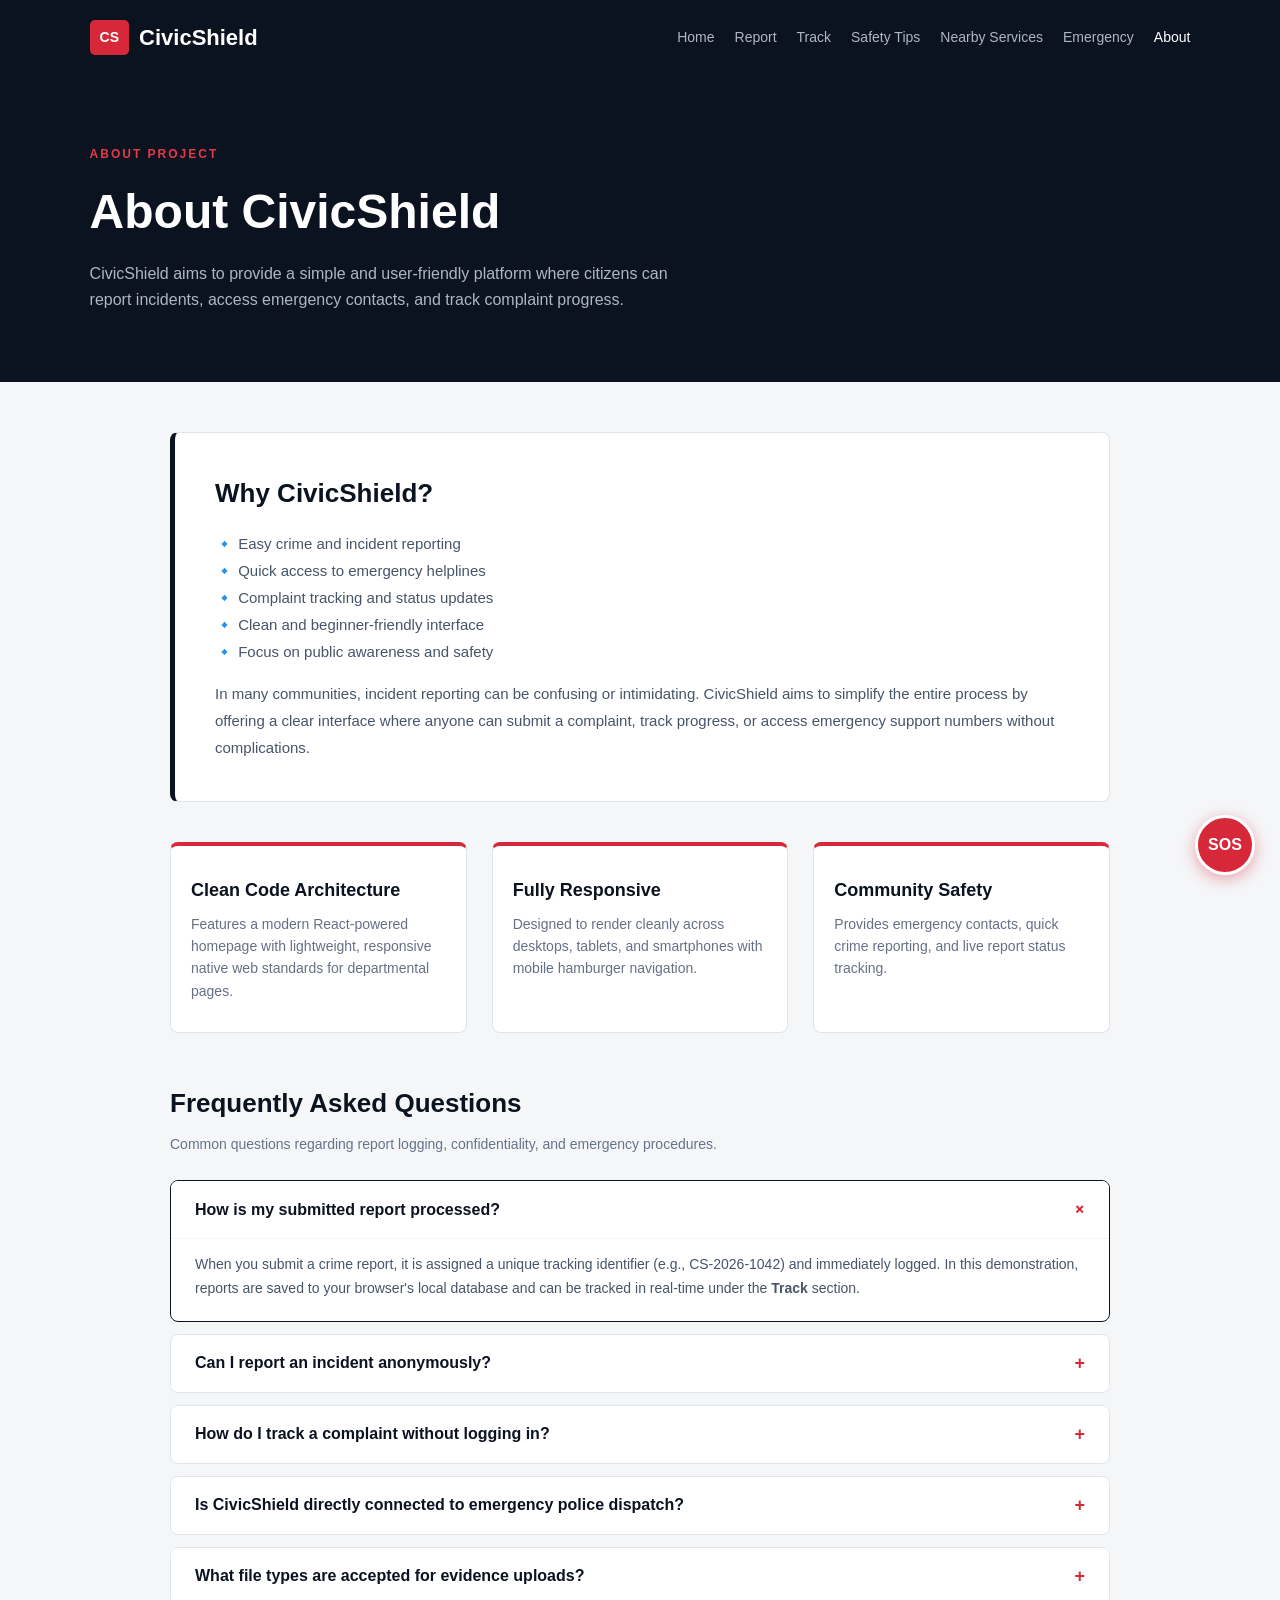
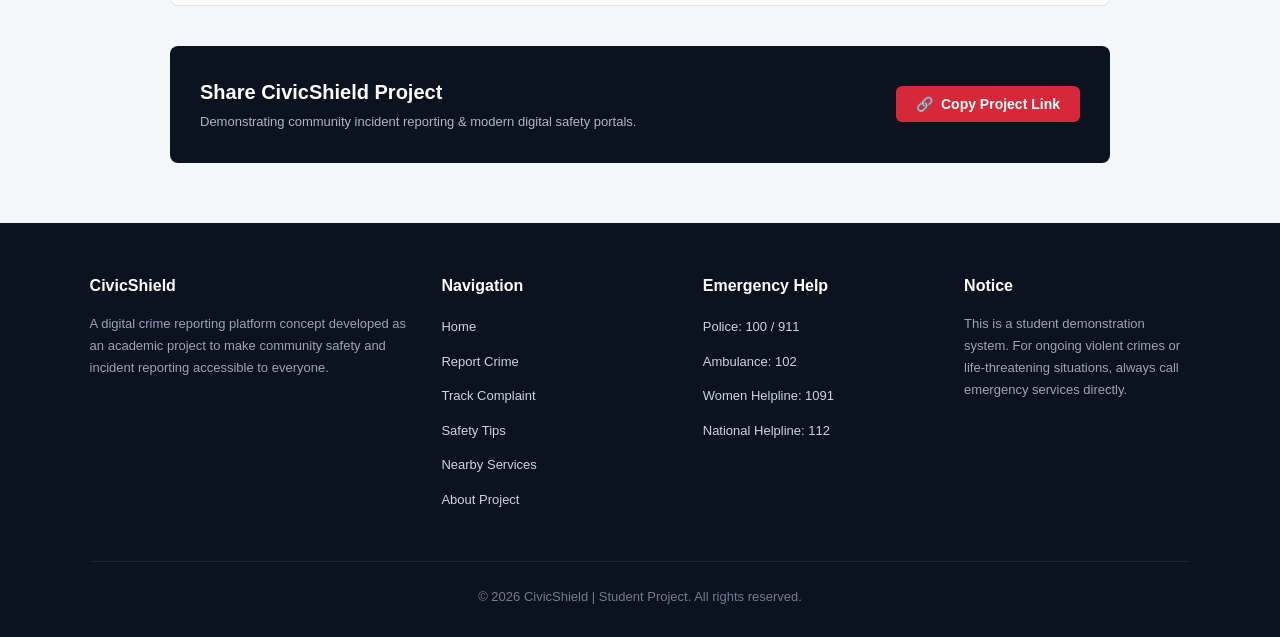
<file: about.html>
<!DOCTYPE html>
<html lang="en">

<head>
    <meta charset="UTF-8">
    <meta name="viewport" content="width=device-width, initial-scale=1.0">
    <title>About | CivicShield</title>

    <style>
        * {
            margin: 0;
            padding: 0;
            box-sizing: border-box;
            font-family: Arial, sans-serif;
        }

        body {
            background: #f5f6f8;
            color: #111827;
            line-height: 1.6;
        }

        a {
            text-decoration: none;
            color: inherit;
        }

        /* FLOATING SOS BUTTON */
        .floating-sos {
            position: fixed;
            bottom: 25px;
            right: 25px;
            width: 60px;
            height: 60px;
            background-color: #d62839;
            color: #ffffff;
            border-radius: 50%;
            display: flex;
            align-items: center;
            justify-content: center;
            font-size: 16px;
            font-weight: 800;
            border: 3px solid #ffffff;
            box-shadow: 0 4px 15px rgba(214, 40, 57, 0.4);
            z-index: 999;
            transition: transform 0.2s, background-color 0.2s;
        }

        .floating-sos:hover {
            background-color: #b91c2c;
            transform: scale(1.08);
        }

        /* NAVBAR */
        .navbar {
            height: 75px;
            background: #0b1220;
            color: white;
            display: flex;
            align-items: center;
            justify-content: space-between;
            padding: 0 7%;
            position: sticky;
            top: 0;
            z-index: 1000;
        }

        .logo {
            font-size: 22px;
            font-weight: bold;
            display: flex;
            align-items: center;
            gap: 10px;
        }

        .logo-box {
            background: #d62839;
            padding: 6px 10px;
            border-radius: 5px;
            font-size: 14px;
        }

        .nav-links {
            display: flex;
            align-items: center;
            gap: 20px;
        }

        .nav-links a {
            color: #aeb7c5;
            font-size: 14px;
            transition: 0.3s;
        }

        .nav-links a:hover,
        .nav-links a.active {
            color: white;
        }

        .nav-sos {
            background: #d62839;
            color: white !important;
            padding: 7px 14px;
            border-radius: 4px;
            font-size: 13px;
            font-weight: bold;
            letter-spacing: 1px;
        }

        .nav-sos:hover {
            background: #b91c2c;
        }

        .nav-button {
            background: #d62839;
            color: white !important;
            padding: 9px 16px;
            border-radius: 5px;
            font-size: 14px;
            font-weight: bold;
        }

        .nav-button:hover {
            background: #b91c2c;
        }

        /* Hamburger button for mobile */
        .hamburger {
            display: none;
            flex-direction: column;
            gap: 5px;
            background: none;
            border: none;
            cursor: pointer;
        }

        .hamburger span {
            display: block;
            width: 25px;
            height: 3px;
            background-color: #ffffff;
            border-radius: 2px;
        }

        /* HEADER */
        .header {
            background: #0b1220;
            color: white;
            padding: 70px 7%;
        }

        .red-title {
            color: #e63946;
            font-size: 12px;
            font-weight: bold;
            letter-spacing: 2px;
        }

        .header h1 {
            font-size: 48px;
            margin: 10px 0;
        }

        .header p:last-child {
            color: #aeb7c5;
            max-width: 600px;
        }

        /* MAIN CONTENT */
        .main {
            max-width: 1000px;
            margin: 50px auto;
            padding: 0 30px;
        }

        .about-card {
            background: white;
            padding: 40px;
            border: 1px solid #e1e4e9;
            border-left: 5px solid #0b1220;
            border-radius: 8px;
            margin-bottom: 40px;
        }

        .about-card h2 {
            font-size: 26px;
            color: #0b1220;
            margin-bottom: 15px;
        }

        .about-card p {
            color: #475569;
            font-size: 15px;
            line-height: 1.8;
            margin-bottom: 15px;
        }

        .about-card p:last-child {
            margin-bottom: 0;
        }

        .grid-info {
            display: grid;
            grid-template-columns: repeat(3, 1fr);
            gap: 25px;
            margin-top: 30px;
        }

        .info-box {
            background: white;
            padding: 30px 20px;
            border: 1px solid #e1e4e9;
            border-radius: 8px;
            border-top: 4px solid #d62839;
        }

        .info-box h3 {
            font-size: 18px;
            color: #0b1220;
            margin-bottom: 8px;
        }

        .info-box p {
            color: #667085;
            font-size: 14px;
        }

        /* FAQ SECTION & ACCORDIONS */
        .faq-section {
            margin-top: 50px;
        }

        .faq-section h2 {
            font-size: 26px;
            color: #0b1220;
            margin-bottom: 8px;
        }

        .faq-section p.faq-intro {
            color: #64748b;
            font-size: 14px;
            margin-bottom: 25px;
        }

        .faq-item {
            background: #ffffff;
            border: 1px solid #e1e4e9;
            border-radius: 8px;
            margin-bottom: 12px;
            overflow: hidden;
            transition: border-color 0.2s;
        }

        .faq-item.open {
            border-color: #0b1220;
        }

        .faq-header {
            width: 100%;
            background: #ffffff;
            border: none;
            padding: 18px 24px;
            text-align: left;
            display: flex;
            justify-content: space-between;
            align-items: center;
            font-size: 16px;
            font-weight: 700;
            color: #0b1220;
            cursor: pointer;
            transition: background-color 0.2s;
        }

        .faq-header:hover {
            background-color: #f8fafc;
        }

        .faq-icon {
            font-size: 18px;
            font-weight: bold;
            color: #d62839;
            transition: transform 0.2s;
        }

        .faq-item.open .faq-icon {
            transform: rotate(45deg);
        }

        .faq-content {
            display: none;
            padding: 0 24px 20px 24px;
            color: #475569;
            font-size: 14px;
            line-height: 1.7;
            border-top: 1px solid #f1f5f9;
            padding-top: 14px;
        }

        .faq-item.open .faq-content {
            display: block;
        }

        /* PROJECT ACTIONS BAR */
        .project-actions-bar {
            margin-top: 40px;
            background: #0b1220;
            color: #ffffff;
            padding: 30px;
            border-radius: 8px;
            display: flex;
            align-items: center;
            justify-content: space-between;
            flex-wrap: wrap;
            gap: 20px;
        }

        .project-actions-bar h3 {
            font-size: 20px;
            margin-bottom: 4px;
        }

        .project-actions-bar p {
            color: #aeb7c5;
            font-size: 13px;
        }

        .btn-share-project {
            background: #d62839;
            color: #ffffff;
            border: none;
            padding: 10px 20px;
            border-radius: 6px;
            font-weight: bold;
            cursor: pointer;
            transition: 0.2s;
            display: inline-flex;
            align-items: center;
            gap: 8px;
            font-size: 14px;
        }

        .btn-share-project:hover {
            background: #b91c2c;
        }

        /* Toast feedback */
        .toast-notify {
            position: fixed;
            bottom: 30px;
            left: 50%;
            transform: translateX(-50%) translateY(100px);
            background: #0b1220;
            color: #ffffff;
            padding: 12px 24px;
            border-radius: 30px;
            font-size: 14px;
            font-weight: bold;
            box-shadow: 0 8px 24px rgba(0, 0, 0, 0.25);
            border: 1px solid #d62839;
            z-index: 10001;
            opacity: 0;
            transition: all 0.3s ease;
            pointer-events: none;
        }

        .toast-notify.show {
            transform: translateX(-50%) translateY(0);
            opacity: 1;
        }

        /* FOOTER */
        footer {
            background: #0b1220;
            color: #9aa5b5;
            padding: 50px 7% 30px 7%;
            margin-top: 60px;
        }

        .footer-grid {
            display: grid;
            grid-template-columns: 1.4fr 1fr 1fr 1fr;
            gap: 35px;
            margin-bottom: 40px;
            text-align: left;
        }

        .footer-col h4 {
            color: #ffffff;
            font-size: 16px;
            margin-bottom: 15px;
        }

        .footer-col p {
            font-size: 13px;
            line-height: 1.7;
            color: #9aa5b5;
        }

        .footer-col ul {
            list-style: none;
        }

        .footer-col li {
            margin-bottom: 9px;
        }

        .footer-col a {
            color: #cbd5e1;
            font-size: 13px;
            transition: 0.2s;
        }

        .footer-col a:hover {
            color: #ffffff;
        }

        .copyright {
            font-size: 13px;
            color: #717d8e;
            border-top: 1px solid #162235;
            padding-top: 25px;
            text-align: center;
        }

        /* RESPONSIVE */
        @media(max-width: 900px) {
            .grid-info {
                grid-template-columns: 1fr;
            }

            .footer-grid {
                grid-template-columns: 1fr 1fr;
            }
        }

        @media(max-width: 768px) {
            .navbar {
                padding: 0 5%;
            }

            .hamburger {
                display: flex;
            }

            .nav-links {
                position: absolute;
                top: 75px;
                left: 0;
                width: 100%;
                background-color: #0b1220;
                flex-direction: column;
                align-items: flex-start;
                padding: 20px 5%;
                gap: 15px;
                display: none;
                border-bottom: 2px solid #d62839;
            }

            .nav-links.active {
                display: flex;
            }

            .nav-links a {
                width: 100%;
                padding: 6px 0;
                font-size: 16px;
            }

            .header {
                padding: 50px 5%;
            }

            .header h1 {
                font-size: 34px;
            }

            .main {
                padding: 0 5%;
            }

            .footer-grid {
                grid-template-columns: 1fr;
            }
        }
    </style>
</head>

<body>

    <!-- FLOATING SOS BUTTON ON EVERY PAGE -->
    <a href="emergency.html" class="floating-sos" title="Emergency SOS - Click for Immediate Help">
        SOS
    </a>

    <!-- NAVBAR -->
    <header class="navbar">
        <a href="index.html" class="logo">
            <span class="logo-box">CS</span>
            CivicShield
        </a>

        <button class="hamburger" onclick="toggleMenu()" aria-label="Toggle menu">
            <span></span>
            <span></span>
            <span></span>
        </button>

        <nav class="nav-links" id="nav-links">
            <a href="index.html">Home</a>
            <a href="report.html">Report</a>
            <a href="track.html">Track</a>
            <a href="safety-tips.html">Safety Tips</a>
            <a href="nearby-services.html">Nearby Services</a>
            <a href="emergency.html">Emergency</a>
            <a href="about.html" class="active">About</a>
        </nav>
    </header>

    <!-- HEADER -->
    <section class="header">
        <p class="red-title">ABOUT PROJECT</p>
        <h1>About CivicShield</h1>
        <p>
            CivicShield aims to provide a simple and user-friendly platform where citizens can report incidents, access
            emergency contacts, and track complaint progress. 
        </p>
    </section>

    <!-- MAIN -->
    <main class="main">
        <div class="about-card">
            <h2>Why CivicShield?</h2>
            <p>
                🔹 Easy crime and incident reporting<br>
                🔹 Quick access to emergency helplines<br>
                🔹 Complaint tracking and status updates<br>
                🔹 Clean and beginner-friendly interface<br>
                🔹 Focus on public awareness and safety
            </p>
            <p>
                In many communities, incident reporting can be confusing or intimidating. CivicShield aims to simplify
                the entire process by offering a clear interface where anyone can submit a complaint, track progress, or
                access emergency support numbers without complications.
            </p>
        </div>

        <div class="grid-info">
            <div class="info-box">
                <h3>Clean Code Architecture</h3>
                <p>Features a modern React-powered homepage with lightweight, responsive native web standards for departmental pages.</p>
            </div>

            <div class="info-box">
                <h3>Fully Responsive</h3>
                <p>Designed to render cleanly across desktops, tablets, and smartphones with mobile hamburger navigation.</p>
            </div>

            <div class="info-box">
                <h3>Community Safety</h3>
                <p>Provides emergency contacts, quick crime reporting, and live report status tracking.</p>
            </div>
        </div>

        <!-- FREQUENTLY ASKED QUESTIONS (INTERACTIVE ACCORDION) -->
        <section class="faq-section">
            <h2>Frequently Asked Questions</h2>
            <p class="faq-intro">Common questions regarding report logging, confidentiality, and emergency procedures.</p>

            <!-- FAQ 1 -->
            <div class="faq-item open">
                <button type="button" class="faq-header" onclick="toggleFaq(this)">
                    <span>How is my submitted report processed?</span>
                    <span class="faq-icon">+</span>
                </button>
                <div class="faq-content">
                    When you submit a crime report, it is assigned a unique tracking identifier (e.g., <code>CS-2026-1042</code>) and immediately logged. In this demonstration, reports are saved to your browser's local database and can be tracked in real-time under the <strong>Track</strong> section.
                </div>
            </div>

            <!-- FAQ 2 -->
            <div class="faq-item">
                <button type="button" class="faq-header" onclick="toggleFaq(this)">
                    <span>Can I report an incident anonymously?</span>
                    <span class="faq-icon">+</span>
                </button>
                <div class="faq-content">
                    Yes. The report form includes an <em>"I wish to submit this report anonymously"</em> option. When selected, your personal identification and contact numbers are shielded from public view while still allowing your incident details to be reviewed.
                </div>
            </div>

            <!-- FAQ 3 -->
            <div class="faq-item">
                <button type="button" class="faq-header" onclick="toggleFaq(this)">
                    <span>How do I track a complaint without logging in?</span>
                    <span class="faq-icon">+</span>
                </button>
                <div class="faq-content">
                    You only need your unique Report ID. Simply visit the <strong>Track</strong> page or use the quick track search box on the homepage. Enter your ID to view current investigation status, assigned precinct, and progress notes.
                </div>
            </div>

            <!-- FAQ 4 -->
            <div class="faq-item">
                <button type="button" class="faq-header" onclick="toggleFaq(this)">
                    <span>Is CivicShield directly connected to emergency police dispatch?</span>
                    <span class="faq-icon">+</span>
                </button>
                <div class="faq-content">
                    CivicShield is a student concept platform designed to showcase digital governance and incident reporting workflows. For real-life active crimes, violence, or medical emergencies, you must immediately dial official helplines such as <strong>112</strong>, <strong>100</strong>, or <strong>102</strong>.
                </div>
            </div>

            <!-- FAQ 5 -->
            <div class="faq-item">
                <button type="button" class="faq-header" onclick="toggleFaq(this)">
                    <span>What file types are accepted for evidence uploads?</span>
                    <span class="faq-icon">+</span>
                </button>
                <div class="faq-content">
                    The evidence upload module accepts images and documents (JPG, PNG, WEBP, and PDF) up to 10MB per file with immediate visual preview before submitting.
                </div>
            </div>
        </section>

        <!-- PROJECT SHARE & ACTIONS BAR -->
        <div class="project-actions-bar">
            <div>
                <h3>Share CivicShield Project</h3>
                <p>Demonstrating community incident reporting &amp; modern digital safety portals.</p>
            </div>
            <button type="button" class="btn-share-project" onclick="copyProjectLink()">
                <span>🔗</span> Copy Project Link
            </button>
        </div>
    </main>

    <!-- EXPANDED SIMPLE FOOTER -->
    <footer>
        <div class="footer-grid">
            <div class="footer-col">
                <h4>CivicShield</h4>
                <p>
                    A digital crime reporting platform concept developed as an academic project to make community safety
                    and incident reporting accessible to everyone.
                </p>
            </div>

            <div class="footer-col">
                <h4>Navigation</h4>
                <ul>
                    <li><a href="index.html">Home</a></li>
                    <li><a href="report.html">Report Crime</a></li>
                    <li><a href="track.html">Track Complaint</a></li>
                    <li><a href="safety-tips.html">Safety Tips</a></li>
                    <li><a href="nearby-services.html">Nearby Services</a></li>
                    <li><a href="about.html">About Project</a></li>
                </ul>
            </div>

            <div class="footer-col">
                <h4>Emergency Help</h4>
                <ul>
                    <li><a href="tel:100">Police: 100 / 911</a></li>
                    <li><a href="tel:102">Ambulance: 102</a></li>
                    <li><a href="tel:1091">Women Helpline: 1091</a></li>
                    <li><a href="tel:112">National Helpline: 112</a></li>
                </ul>
            </div>

            <div class="footer-col">
                <h4>Notice</h4>
                <p>
                    This is a student demonstration system. For ongoing violent crimes or life-threatening situations,
                    always call emergency services directly.
                </p>
            </div>
        </div>

        <p class="copyright">
            &copy; 2026 CivicShield | Student Project. All rights reserved.
        </p>
    </footer>

    <!-- TOAST NOTIFICATION -->
    <div id="about-toast" class="toast-notify">Project link copied to clipboard!</div>

    <!-- INTERMEDIATE JAVASCRIPT LOGIC -->
    <script>
        var toastTimer = null;

        // Mobile menu toggle with outside click and escape key handling
        function toggleMenu() {
            var menu = document.getElementById("nav-links");
            menu.classList.toggle("active");
        }

        document.addEventListener("click", function (event) {
            var nav = document.getElementById("nav-links");
            var hamburger = document.querySelector(".hamburger");
            if (nav && nav.classList.contains("active")) {
                if (!nav.contains(event.target) && !hamburger.contains(event.target)) {
                    nav.classList.remove("active");
                }
            }
        });

        document.addEventListener("keydown", function (event) {
            if (event.key === "Escape") {
                var nav = document.getElementById("nav-links");
                if (nav) nav.classList.remove("active");
            }
        });

        // FAQ accordion toggle
        function toggleFaq(headerBtn) {
            var faqItem = headerBtn.closest(".faq-item");
            if (!faqItem) return;

            var isOpen = faqItem.classList.contains("open");
            // Optional: close other open items for single-accordion behavior
            document.querySelectorAll(".faq-item").forEach(function (item) {
                if (item !== faqItem) item.classList.remove("open");
            });

            if (isOpen) {
                faqItem.classList.remove("open");
            } else {
                faqItem.classList.add("open");
            }
        }

        // Copy project link to clipboard
        function copyProjectLink() {
            var currentUrl = window.location.origin + window.location.pathname.replace("about.html", "index.html");
            if (navigator.clipboard && navigator.clipboard.writeText) {
                navigator.clipboard.writeText(currentUrl).then(function () {
                    showToast("CivicShield link copied to clipboard!");
                }).catch(function () {
                    fallbackCopy(currentUrl);
                });
            } else {
                fallbackCopy(currentUrl);
            }
        }

        function fallbackCopy(text) {
            var ta = document.createElement("textarea");
            ta.value = text;
            ta.style.position = "fixed";
            ta.style.opacity = "0";
            document.body.appendChild(ta);
            ta.select();
            try {
                document.execCommand("copy");
                showToast("CivicShield link copied to clipboard!");
            } catch (err) {
                console.warn("Fallback copy failed:", err);
            }
            document.body.removeChild(ta);
        }

        function showToast(message) {
            var toast = document.getElementById("about-toast");
            if (!toast) return;
            toast.innerText = message;
            toast.classList.add("show");

            if (toastTimer) clearTimeout(toastTimer);
            toastTimer = setTimeout(function () {
                toast.classList.remove("show");
            }, 3000);
        }
    </script>
</body>

</html>
</file>
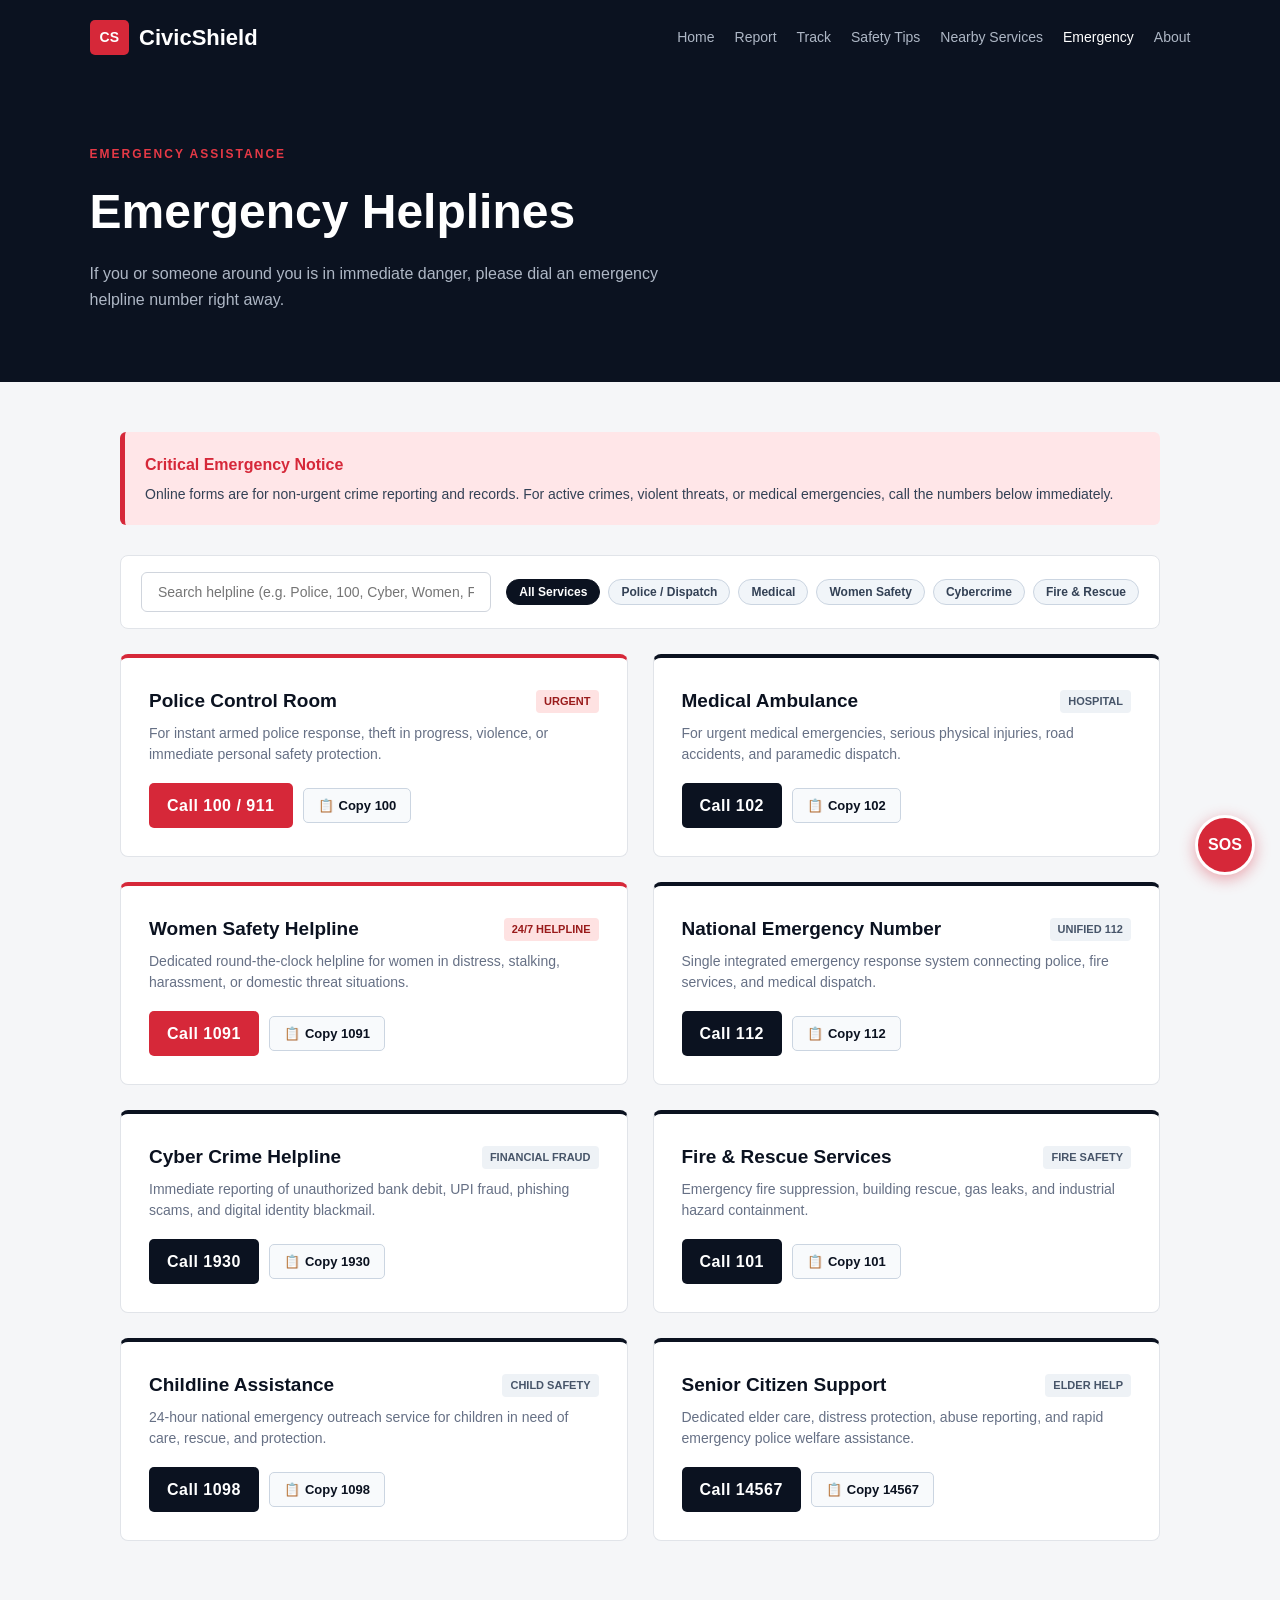
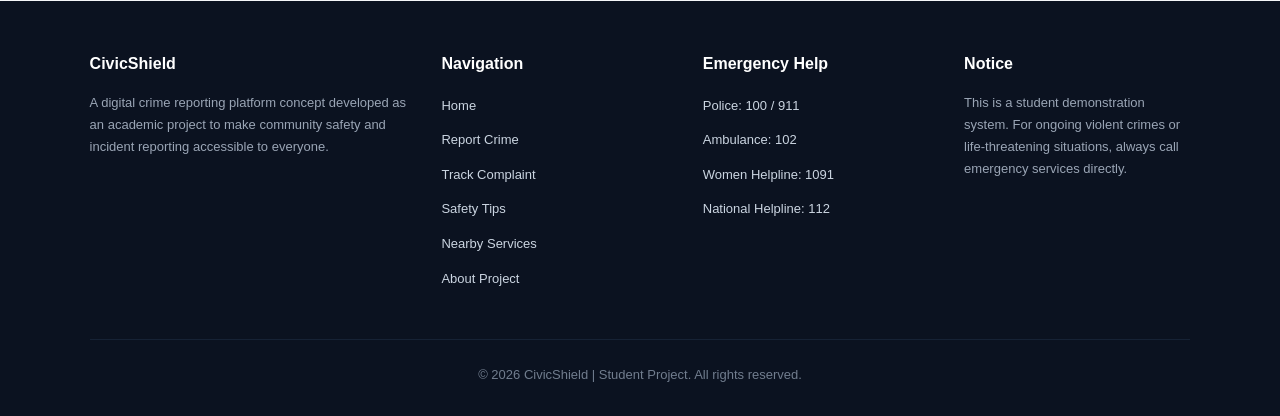
<file: emergency.html>
<!DOCTYPE html>
<html lang="en">

<head>
    <meta charset="UTF-8">
    <meta name="viewport" content="width=device-width, initial-scale=1.0">
    <title>Emergency Helplines | CivicShield</title>

    <style>
        * {
            margin: 0;
            padding: 0;
            box-sizing: border-box;
            font-family: Arial, sans-serif;
        }

        body {
            background: #f5f6f8;
            color: #111827;
            line-height: 1.6;
        }

        a {
            text-decoration: none;
            color: inherit;
        }

        /* FLOATING SOS BUTTON */
        .floating-sos {
            position: fixed;
            bottom: 25px;
            right: 25px;
            width: 60px;
            height: 60px;
            background-color: #d62839;
            color: #ffffff;
            border-radius: 50%;
            display: flex;
            align-items: center;
            justify-content: center;
            font-size: 16px;
            font-weight: 800;
            border: 3px solid #ffffff;
            box-shadow: 0 4px 15px rgba(214, 40, 57, 0.4);
            z-index: 999;
            transition: transform 0.2s, background-color 0.2s;
        }

        .floating-sos:hover {
            background-color: #b91c2c;
            transform: scale(1.08);
        }

        /* NAVBAR */
        .navbar {
            height: 75px;
            background: #0b1220;
            color: white;
            display: flex;
            align-items: center;
            justify-content: space-between;
            padding: 0 7%;
            position: sticky;
            top: 0;
            z-index: 1000;
        }

        .logo {
            font-size: 22px;
            font-weight: bold;
            display: flex;
            align-items: center;
            gap: 10px;
        }

        .logo-box {
            background: #d62839;
            padding: 6px 10px;
            border-radius: 5px;
            font-size: 14px;
        }

        .nav-links {
            display: flex;
            align-items: center;
            gap: 20px;
        }

        .nav-links a {
            color: #aeb7c5;
            font-size: 14px;
            transition: 0.3s;
        }

        .nav-links a:hover,
        .nav-links a.active {
            color: white;
        }

        .nav-sos {
            background: #d62839;
            color: white !important;
            padding: 7px 14px;
            border-radius: 4px;
            font-size: 13px;
            font-weight: bold;
            letter-spacing: 1px;
        }

        .nav-sos:hover {
            background: #b91c2c;
        }

        .nav-button {
            background: #d62839;
            color: white !important;
            padding: 9px 16px;
            border-radius: 5px;
            font-size: 14px;
            font-weight: bold;
        }

        .nav-button:hover {
            background: #b91c2c;
        }

        /* Hamburger button for mobile */
        .hamburger {
            display: none;
            flex-direction: column;
            gap: 5px;
            background: none;
            border: none;
            cursor: pointer;
        }

        .hamburger span {
            display: block;
            width: 25px;
            height: 3px;
            background-color: #ffffff;
            border-radius: 2px;
        }

        /* HEADER */
        .header {
            background: #0b1220;
            color: white;
            padding: 70px 7%;
        }

        .red-title {
            color: #e63946;
            font-size: 12px;
            font-weight: bold;
            letter-spacing: 2px;
        }

        .header h1 {
            font-size: 48px;
            margin: 10px 0;
        }

        .header p:last-child {
            color: #aeb7c5;
            max-width: 600px;
        }

        /* EMERGENCY CONTENT */
        .main {
            max-width: 1100px;
            margin: 50px auto;
            padding: 0 30px;
        }

        /* HELPLINE SEARCH / FILTER BAR */
        .helpline-controls {
            background: #ffffff;
            border: 1px solid #e1e4e9;
            border-radius: 8px;
            padding: 16px 20px;
            margin-bottom: 25px;
            display: flex;
            align-items: center;
            gap: 15px;
            flex-wrap: wrap;
        }

        .helpline-search-input {
            flex: 1;
            min-width: 250px;
            padding: 11px 16px;
            border: 1px solid #d0d5dd;
            border-radius: 6px;
            font-size: 14px;
        }

        .helpline-search-input:focus {
            outline: none;
            border-color: #0b1220;
        }

        .helpline-quick-tags {
            display: flex;
            gap: 8px;
            flex-wrap: wrap;
        }

        .h-tag {
            background: #f1f5f9;
            color: #334155;
            padding: 5px 12px;
            border-radius: 20px;
            font-size: 12px;
            font-weight: 600;
            border: 1px solid #cbd5e1;
            cursor: pointer;
            transition: 0.2s;
        }

        .h-tag:hover, .h-tag.active {
            background: #0b1220;
            color: #ffffff;
            border-color: #0b1220;
        }

        .alert-banner {
            background: #ffe6e8;
            border-left: 5px solid #d62839;
            padding: 20px;
            border-radius: 6px;
            margin-bottom: 30px;
        }

        .alert-banner strong {
            color: #d62839;
            font-size: 16px;
        }

        .alert-banner p {
            color: #334155;
            font-size: 14px;
            margin-top: 5px;
        }

        .contacts-grid {
            display: grid;
            grid-template-columns: repeat(2, 1fr);
            gap: 25px;
        }

        .contact-card {
            background: white;
            padding: 28px;
            border: 1px solid #e1e4e9;
            border-radius: 8px;
            border-top: 4px solid #0b1220;
            display: flex;
            flex-direction: column;
            justify-content: space-between;
            transition: transform 0.2s, box-shadow 0.2s;
        }

        .contact-card:hover {
            transform: translateY(-2px);
            box-shadow: 0 6px 18px rgba(0, 0, 0, 0.06);
        }

        .contact-card.emergency-police {
            border-top-color: #d62839;
        }

        .contact-card h3 {
            font-size: 19px;
            color: #0b1220;
            margin-bottom: 6px;
            display: flex;
            align-items: center;
            justify-content: space-between;
        }

        .card-dept-badge {
            font-size: 11px;
            font-weight: bold;
            padding: 3px 8px;
            border-radius: 4px;
            background: #eef2f6;
            color: #475569;
            text-transform: uppercase;
        }

        .contact-card.emergency-police .card-dept-badge {
            background: #fee2e2;
            color: #991b1b;
        }

        .contact-card p {
            color: #667085;
            font-size: 14px;
            margin-bottom: 18px;
            line-height: 1.5;
        }

        .btn-call-group {
            display: flex;
            align-items: center;
            gap: 10px;
            flex-wrap: wrap;
        }

        .phone-number {
            display: inline-block;
            background: #0b1220;
            color: white;
            padding: 10px 18px;
            border-radius: 5px;
            font-size: 16px;
            font-weight: bold;
            letter-spacing: 0.5px;
            transition: 0.3s;
        }

        .contact-card.emergency-police .phone-number {
            background: #d62839;
        }

        .phone-number:hover {
            background: #b91c2c;
        }

        .btn-copy-num {
            background: #f8fafc;
            border: 1px solid #cbd5e1;
            color: #0b1220;
            padding: 9px 14px;
            border-radius: 5px;
            font-size: 13px;
            font-weight: bold;
            cursor: pointer;
            transition: 0.2s;
            display: inline-flex;
            align-items: center;
            gap: 5px;
        }

        .btn-copy-num:hover {
            background: #0b1220;
            color: #ffffff;
            border-color: #0b1220;
        }

        /* SOS Interactive Modal */
        .modal-overlay {
            display: none;
            position: fixed;
            inset: 0;
            background: rgba(11, 18, 32, 0.75);
            backdrop-filter: blur(4px);
            z-index: 10000;
            align-items: center;
            justify-content: center;
            padding: 20px;
        }

        .modal-overlay.open {
            display: flex;
        }

        .sos-modal-box {
            background: #ffffff;
            border-radius: 12px;
            width: 100%;
            max-width: 480px;
            border-top: 6px solid #d62839;
            box-shadow: 0 20px 40px rgba(0, 0, 0, 0.35);
            padding: 30px;
            position: relative;
            animation: modalFadeIn 0.2s ease-out;
        }

        @keyframes modalFadeIn {
            from { transform: scale(0.95); opacity: 0; }
            to { transform: scale(1); opacity: 1; }
        }

        .modal-close-btn {
            position: absolute;
            top: 15px;
            right: 18px;
            background: none;
            border: none;
            font-size: 24px;
            color: #94a3b8;
            cursor: pointer;
            line-height: 1;
        }

        .modal-close-btn:hover {
            color: #0b1220;
        }

        /* Toast feedback */
        .toast-notify {
            position: fixed;
            bottom: 30px;
            left: 50%;
            transform: translateX(-50%) translateY(100px);
            background: #0b1220;
            color: #ffffff;
            padding: 12px 24px;
            border-radius: 30px;
            font-size: 14px;
            font-weight: bold;
            box-shadow: 0 8px 24px rgba(0, 0, 0, 0.25);
            border: 1px solid #d62839;
            z-index: 10001;
            opacity: 0;
            transition: all 0.3s ease;
            pointer-events: none;
        }

        .toast-notify.show {
            transform: translateX(-50%) translateY(0);
            opacity: 1;
        }

        /* FOOTER */
        footer {
            background: #0b1220;
            color: #9aa5b5;
            padding: 50px 7% 30px 7%;
            margin-top: 60px;
        }

        .footer-grid {
            display: grid;
            grid-template-columns: 1.4fr 1fr 1fr 1fr;
            gap: 35px;
            margin-bottom: 40px;
            text-align: left;
        }

        .footer-col h4 {
            color: #ffffff;
            font-size: 16px;
            margin-bottom: 15px;
        }

        .footer-col p {
            font-size: 13px;
            line-height: 1.7;
            color: #9aa5b5;
        }

        .footer-col ul {
            list-style: none;
        }

        .footer-col li {
            margin-bottom: 9px;
        }

        .footer-col a {
            color: #cbd5e1;
            font-size: 13px;
            transition: 0.2s;
        }

        .footer-col a:hover {
            color: #ffffff;
        }

        .copyright {
            font-size: 13px;
            color: #717d8e;
            border-top: 1px solid #162235;
            padding-top: 25px;
            text-align: center;
        }

        /* RESPONSIVE */
        @media(max-width: 900px) {
            .contacts-grid {
                grid-template-columns: 1fr;
            }

            .footer-grid {
                grid-template-columns: 1fr 1fr;
            }
        }

        @media(max-width: 768px) {
            .navbar {
                padding: 0 5%;
            }

            .hamburger {
                display: flex;
            }

            .nav-links {
                position: absolute;
                top: 75px;
                left: 0;
                width: 100%;
                background-color: #0b1220;
                flex-direction: column;
                align-items: flex-start;
                padding: 20px 5%;
                gap: 15px;
                display: none;
                border-bottom: 2px solid #d62839;
            }

            .nav-links.active {
                display: flex;
            }

            .nav-links a {
                width: 100%;
                padding: 6px 0;
                font-size: 16px;
            }

            .header {
                padding: 50px 5%;
            }

            .header h1 {
                font-size: 34px;
            }

            .main {
                padding: 0 5%;
            }

            .footer-grid {
                grid-template-columns: 1fr;
            }
        }
    </style>
</head>

<body>

    <!-- FLOATING SOS BUTTON ON EVERY PAGE -->
    <a href="javascript:void(0)" onclick="openSosModal(event)" class="floating-sos" title="Emergency SOS - Click for Immediate Help">
        SOS
    </a>

    <!-- NAVBAR -->
    <header class="navbar">
        <a href="index.html" class="logo">
            <span class="logo-box">CS</span>
            CivicShield
        </a>

        <button class="hamburger" onclick="toggleMenu()" aria-label="Toggle menu">
            <span></span>
            <span></span>
            <span></span>
        </button>

        <nav class="nav-links" id="nav-links">
            <a href="index.html">Home</a>
            <a href="report.html">Report</a>
            <a href="track.html">Track</a>
            <a href="safety-tips.html">Safety Tips</a>
            <a href="nearby-services.html">Nearby Services</a>
            <a href="emergency.html" class="active">Emergency</a>
            <a href="about.html">About</a>
        </nav>
    </header>

    <!-- HEADER -->
    <section class="header">
        <p class="red-title">EMERGENCY ASSISTANCE</p>
        <h1>Emergency Helplines</h1>
        <p>
            If you or someone around you is in immediate danger, please dial an emergency helpline number right away.
        </p>
    </section>

    <!-- MAIN -->
    <main class="main">
        <div class="alert-banner">
            <strong>Critical Emergency Notice</strong>
            <p>
                Online forms are for non-urgent crime reporting and records. For active crimes, violent threats, or medical emergencies, call the numbers below immediately.
            </p>
        </div>

        <!-- SEARCH AND QUICK FILTER CONTROLS -->
        <div class="helpline-controls">
            <input type="text" id="helpline-search" class="helpline-search-input" placeholder="Search helpline (e.g. Police, 100, Cyber, Women, Fire, Child)..." autocomplete="off">
            <div class="helpline-quick-tags">
                <button type="button" class="h-tag active" data-filter="all" onclick="filterHelplines('all', this)">All Services</button>
                <button type="button" class="h-tag" data-filter="police" onclick="filterHelplines('police', this)">Police / Dispatch</button>
                <button type="button" class="h-tag" data-filter="medical" onclick="filterHelplines('medical', this)">Medical</button>
                <button type="button" class="h-tag" data-filter="women" onclick="filterHelplines('women', this)">Women Safety</button>
                <button type="button" class="h-tag" data-filter="cyber" onclick="filterHelplines('cyber', this)">Cybercrime</button>
                <button type="button" class="h-tag" data-filter="fire" onclick="filterHelplines('fire', this)">Fire &amp; Rescue</button>
            </div>
        </div>

        <div class="contacts-grid" id="contacts-grid">
            <!-- 1. Police Control Room -->
            <div class="contact-card emergency-police" data-category="police" data-title="Police Control Room">
                <div>
                    <h3>
                        Police Control Room
                        <span class="card-dept-badge">Urgent</span>
                    </h3>
                    <p>For instant armed police response, theft in progress, violence, or immediate personal safety protection.</p>
                </div>
                <div class="btn-call-group">
                    <a href="tel:100" class="phone-number">Call 100 / 911</a>
                    <button type="button" class="btn-copy-num" onclick="copyNumber('100', 'Police Control Room')">
                        <span>📋</span> Copy 100
                    </button>
                </div>
            </div>

            <!-- 2. Medical Ambulance -->
            <div class="contact-card" data-category="medical" data-title="Medical Ambulance">
                <div>
                    <h3>
                        Medical Ambulance
                        <span class="card-dept-badge">Hospital</span>
                    </h3>
                    <p>For urgent medical emergencies, serious physical injuries, road accidents, and paramedic dispatch.</p>
                </div>
                <div class="btn-call-group">
                    <a href="tel:102" class="phone-number">Call 102</a>
                    <button type="button" class="btn-copy-num" onclick="copyNumber('102', 'Ambulance Helpline')">
                        <span>📋</span> Copy 102
                    </button>
                </div>
            </div>

            <!-- 3. Women Safety Helpline -->
            <div class="contact-card emergency-police" data-category="women" data-title="Women Safety Helpline">
                <div>
                    <h3>
                        Women Safety Helpline
                        <span class="card-dept-badge">24/7 Helpline</span>
                    </h3>
                    <p>Dedicated round-the-clock helpline for women in distress, stalking, harassment, or domestic threat situations.</p>
                </div>
                <div class="btn-call-group">
                    <a href="tel:1091" class="phone-number">Call 1091</a>
                    <button type="button" class="btn-copy-num" onclick="copyNumber('1091', 'Women Safety Helpline')">
                        <span>📋</span> Copy 1091
                    </button>
                </div>
            </div>

            <!-- 4. National Unified Emergency -->
            <div class="contact-card" data-category="police medical fire" data-title="National Emergency Number">
                <div>
                    <h3>
                        National Emergency Number
                        <span class="card-dept-badge">Unified 112</span>
                    </h3>
                    <p>Single integrated emergency response system connecting police, fire services, and medical dispatch.</p>
                </div>
                <div class="btn-call-group">
                    <a href="tel:112" class="phone-number">Call 112</a>
                    <button type="button" class="btn-copy-num" onclick="copyNumber('112', 'Unified Emergency 112')">
                        <span>📋</span> Copy 112
                    </button>
                </div>
            </div>

            <!-- 5. Cyber Crime Helpline -->
            <div class="contact-card" data-category="cyber" data-title="National Cyber Crime Helpline">
                <div>
                    <h3>
                        Cyber Crime Helpline
                        <span class="card-dept-badge">Financial Fraud</span>
                    </h3>
                    <p>Immediate reporting of unauthorized bank debit, UPI fraud, phishing scams, and digital identity blackmail.</p>
                </div>
                <div class="btn-call-group">
                    <a href="tel:1930" class="phone-number">Call 1930</a>
                    <button type="button" class="btn-copy-num" onclick="copyNumber('1930', 'Cyber Crime Helpline')">
                        <span>📋</span> Copy 1930
                    </button>
                </div>
            </div>

            <!-- 6. Fire & Rescue -->
            <div class="contact-card" data-category="fire" data-title="Fire and Rescue Services">
                <div>
                    <h3>
                        Fire &amp; Rescue Services
                        <span class="card-dept-badge">Fire Safety</span>
                    </h3>
                    <p>Emergency fire suppression, building rescue, gas leaks, and industrial hazard containment.</p>
                </div>
                <div class="btn-call-group">
                    <a href="tel:101" class="phone-number">Call 101</a>
                    <button type="button" class="btn-copy-num" onclick="copyNumber('101', 'Fire Brigade')">
                        <span>📋</span> Copy 101
                    </button>
                </div>
            </div>

            <!-- 7. Child Helpline -->
            <div class="contact-card" data-category="police women" data-title="Childline Assistance">
                <div>
                    <h3>
                        Childline Assistance
                        <span class="card-dept-badge">Child Safety</span>
                    </h3>
                    <p>24-hour national emergency outreach service for children in need of care, rescue, and protection.</p>
                </div>
                <div class="btn-call-group">
                    <a href="tel:1098" class="phone-number">Call 1098</a>
                    <button type="button" class="btn-copy-num" onclick="copyNumber('1098', 'Childline Helpline')">
                        <span>📋</span> Copy 1098
                    </button>
                </div>
            </div>

            <!-- 8. Senior Citizen Helpline -->
            <div class="contact-card" data-category="police" data-title="Senior Citizen Support">
                <div>
                    <h3>
                        Senior Citizen Support
                        <span class="card-dept-badge">Elder Help</span>
                    </h3>
                    <p>Dedicated elder care, distress protection, abuse reporting, and rapid emergency police welfare assistance.</p>
                </div>
                <div class="btn-call-group">
                    <a href="tel:14567" class="phone-number">Call 14567</a>
                    <button type="button" class="btn-copy-num" onclick="copyNumber('14567', 'Senior Citizen Helpline')">
                        <span>📋</span> Copy 14567
                    </button>
                </div>
            </div>
        </div>

        <!-- No results found element -->
        <div id="no-contacts-msg" style="display: none; text-align: center; padding: 40px 20px; background: white; border: 1px solid #e1e4e9; border-radius: 8px; margin-top: 20px;">
            <div style="font-size: 32px; margin-bottom: 8px;">🔍</div>
            <h4 style="color: #0b1220; margin-bottom: 6px;">No Helplines Match Your Search</h4>
            <p style="color: #64748b; font-size: 14px; margin-bottom: 15px;">Please check spelling or dial 112 for universal emergency dispatch.</p>
            <button type="button" class="h-tag active" onclick="resetHelplines()">Show All Helplines</button>
        </div>
    </main>

    <!-- EXPANDED SIMPLE FOOTER -->
    <footer>
        <div class="footer-grid">
            <div class="footer-col">
                <h4>CivicShield</h4>
                <p>
                    A digital crime reporting platform concept developed as an academic project to make community safety and incident reporting accessible to everyone.
                </p>
            </div>

            <div class="footer-col">
                <h4>Navigation</h4>
                <ul>
                    <li><a href="index.html">Home</a></li>
                    <li><a href="report.html">Report Crime</a></li>
                    <li><a href="track.html">Track Complaint</a></li>
                    <li><a href="safety-tips.html">Safety Tips</a></li>
                    <li><a href="nearby-services.html">Nearby Services</a></li>
                    <li><a href="about.html">About Project</a></li>
                </ul>
            </div>

            <div class="footer-col">
                <h4>Emergency Help</h4>
                <ul>
                    <li><a href="tel:100">Police: 100 / 911</a></li>
                    <li><a href="tel:102">Ambulance: 102</a></li>
                    <li><a href="tel:1091">Women Helpline: 1091</a></li>
                    <li><a href="tel:112">National Helpline: 112</a></li>
                </ul>
            </div>

            <div class="footer-col">
                <h4>Notice</h4>
                <p>
                    This is a student demonstration system. For ongoing violent crimes or life-threatening situations, always call emergency services directly.
                </p>
            </div>
        </div>

        <p class="copyright">
            &copy; 2026 CivicShield | Student Project. All rights reserved.
        </p>
    </footer>

    <!-- INTERACTIVE SOS EMERGENCY MODAL -->
    <div id="sos-modal-overlay" class="modal-overlay" onclick="closeSosModal(event)">
        <div class="sos-modal-box" onclick="event.stopPropagation()">
            <button type="button" class="modal-close-btn" onclick="closeSosModalDirect()">&times;</button>
            <div style="font-size: 38px; color: #d62839; margin-bottom: 8px;">🚨</div>
            <h2 style="color: #0b1220; font-size: 22px; margin-bottom: 6px;">Emergency Quick Dispatch</h2>
            <p style="color: #64748b; font-size: 14px; margin-bottom: 20px;">
                Choose an emergency action below or click to copy the direct telephone number:
            </p>

            <div style="display: flex; flex-direction: column; gap: 10px;">
                <a href="tel:112" style="display: flex; align-items: center; justify-content: space-between; background: #d62839; color: white; padding: 12px 18px; border-radius: 6px; font-weight: bold; text-decoration: none;">
                    <span>📞 Universal Emergency Dispatch</span>
                    <span style="font-size: 18px; letter-spacing: 1px;">112</span>
                </a>
                <a href="tel:100" style="display: flex; align-items: center; justify-content: space-between; background: #0b1220; color: white; padding: 12px 18px; border-radius: 6px; font-weight: bold; text-decoration: none;">
                    <span>🚔 Immediate Police Control</span>
                    <span style="font-size: 18px; letter-spacing: 1px;">100</span>
                </a>
                <a href="tel:102" style="display: flex; align-items: center; justify-content: space-between; background: #0b1220; color: white; padding: 12px 18px; border-radius: 6px; font-weight: bold; text-decoration: none;">
                    <span>🚑 Medical Ambulance Service</span>
                    <span style="font-size: 18px; letter-spacing: 1px;">102</span>
                </a>
                <a href="tel:1091" style="display: flex; align-items: center; justify-content: space-between; background: #0b1220; color: white; padding: 12px 18px; border-radius: 6px; font-weight: bold; text-decoration: none;">
                    <span>🛡️ Women Safety Helpline</span>
                    <span style="font-size: 18px; letter-spacing: 1px;">1091</span>
                </a>
            </div>

            <p style="font-size: 12px; color: #94a3b8; margin-top: 18px; text-align: center;">
                Press Escape or click outside to dismiss this prompt.
            </p>
        </div>
    </div>

    <!-- TOAST NOTIFICATION -->
    <div id="emergency-toast" class="toast-notify">Helpline number copied to clipboard!</div>

    <!-- INTERMEDIATE JAVASCRIPT LOGIC -->
    <script>
        var activeFilter = "all";
        var toastTimer = null;

        // Mobile menu toggle with outside click and escape key handling
        function toggleMenu() {
            var menu = document.getElementById("nav-links");
            menu.classList.toggle("active");
        }

        document.addEventListener("click", function (event) {
            var nav = document.getElementById("nav-links");
            var hamburger = document.querySelector(".hamburger");
            if (nav && nav.classList.contains("active")) {
                if (!nav.contains(event.target) && !hamburger.contains(event.target)) {
                    nav.classList.remove("active");
                }
            }
        });

        // SOS Modal management
        function openSosModal(event) {
            if (event) event.preventDefault();
            var modal = document.getElementById("sos-modal-overlay");
            if (modal) modal.classList.add("open");
        }

        function closeSosModal(event) {
            var modal = document.getElementById("sos-modal-overlay");
            if (modal && event.target === modal) {
                modal.classList.remove("open");
            }
        }

        function closeSosModalDirect() {
            var modal = document.getElementById("sos-modal-overlay");
            if (modal) modal.classList.remove("open");
        }

        document.addEventListener("keydown", function (event) {
            if (event.key === "Escape") {
                var nav = document.getElementById("nav-links");
                if (nav) nav.classList.remove("active");
                closeSosModalDirect();
            }
        });

        // Category filter
        function filterHelplines(filterKey, buttonEl) {
            activeFilter = filterKey;

            var buttons = document.querySelectorAll(".h-tag");
            buttons.forEach(function (btn) {
                btn.classList.remove("active");
            });
            if (buttonEl) buttonEl.classList.add("active");

            applyHelplineFilter();
        }

        // Apply search keyword + category filter
        function applyHelplineFilter() {
            var input = document.getElementById("helpline-search");
            var query = input ? input.value.toLowerCase().trim() : "";
            var cards = document.querySelectorAll(".contact-card");
            var visibleCount = 0;

            cards.forEach(function (card) {
                var cat = card.getAttribute("data-category") || "";
                var text = card.innerText.toLowerCase();

                var matchesCat = (activeFilter === "all" || cat.indexOf(activeFilter) !== -1);
                var matchesQuery = (!query || text.indexOf(query) !== -1);

                if (matchesCat && matchesQuery) {
                    card.style.display = "flex";
                    visibleCount++;
                } else {
                    card.style.display = "none";
                }
            });

            var noMsg = document.getElementById("no-contacts-msg");
            if (noMsg) {
                noMsg.style.display = visibleCount === 0 ? "block" : "none";
            }
        }

        function resetHelplines() {
            var input = document.getElementById("helpline-search");
            if (input) input.value = "";
            var allBtn = document.querySelector('.h-tag[data-filter="all"]');
            filterHelplines("all", allBtn);
        }

        // Copy number with toast notification
        function copyNumber(num, name) {
            if (navigator.clipboard && navigator.clipboard.writeText) {
                navigator.clipboard.writeText(num).then(function () {
                    showToast("Copied " + name + " (" + num + ") to clipboard!");
                }).catch(function () {
                    fallbackCopy(num, name);
                });
            } else {
                fallbackCopy(num, name);
            }
        }

        function fallbackCopy(num, name) {
            var ta = document.createElement("textarea");
            ta.value = num;
            ta.style.position = "fixed";
            ta.style.opacity = "0";
            document.body.appendChild(ta);
            ta.select();
            try {
                document.execCommand("copy");
                showToast("Copied " + name + " (" + num + ") to clipboard!");
            } catch (err) {
                console.warn("Copy fallback failed:", err);
            }
            document.body.removeChild(ta);
        }

        function showToast(message) {
            var toast = document.getElementById("emergency-toast");
            if (!toast) return;
            toast.innerText = message;
            toast.classList.add("show");

            if (toastTimer) clearTimeout(toastTimer);
            toastTimer = setTimeout(function () {
                toast.classList.remove("show");
            }, 3000);
        }

        // Initialize event listener on search box
        document.addEventListener("DOMContentLoaded", function () {
            var input = document.getElementById("helpline-search");
            if (input) {
                input.addEventListener("input", applyHelplineFilter);
            }
        });
    </script>
</body>

</html>
</file>
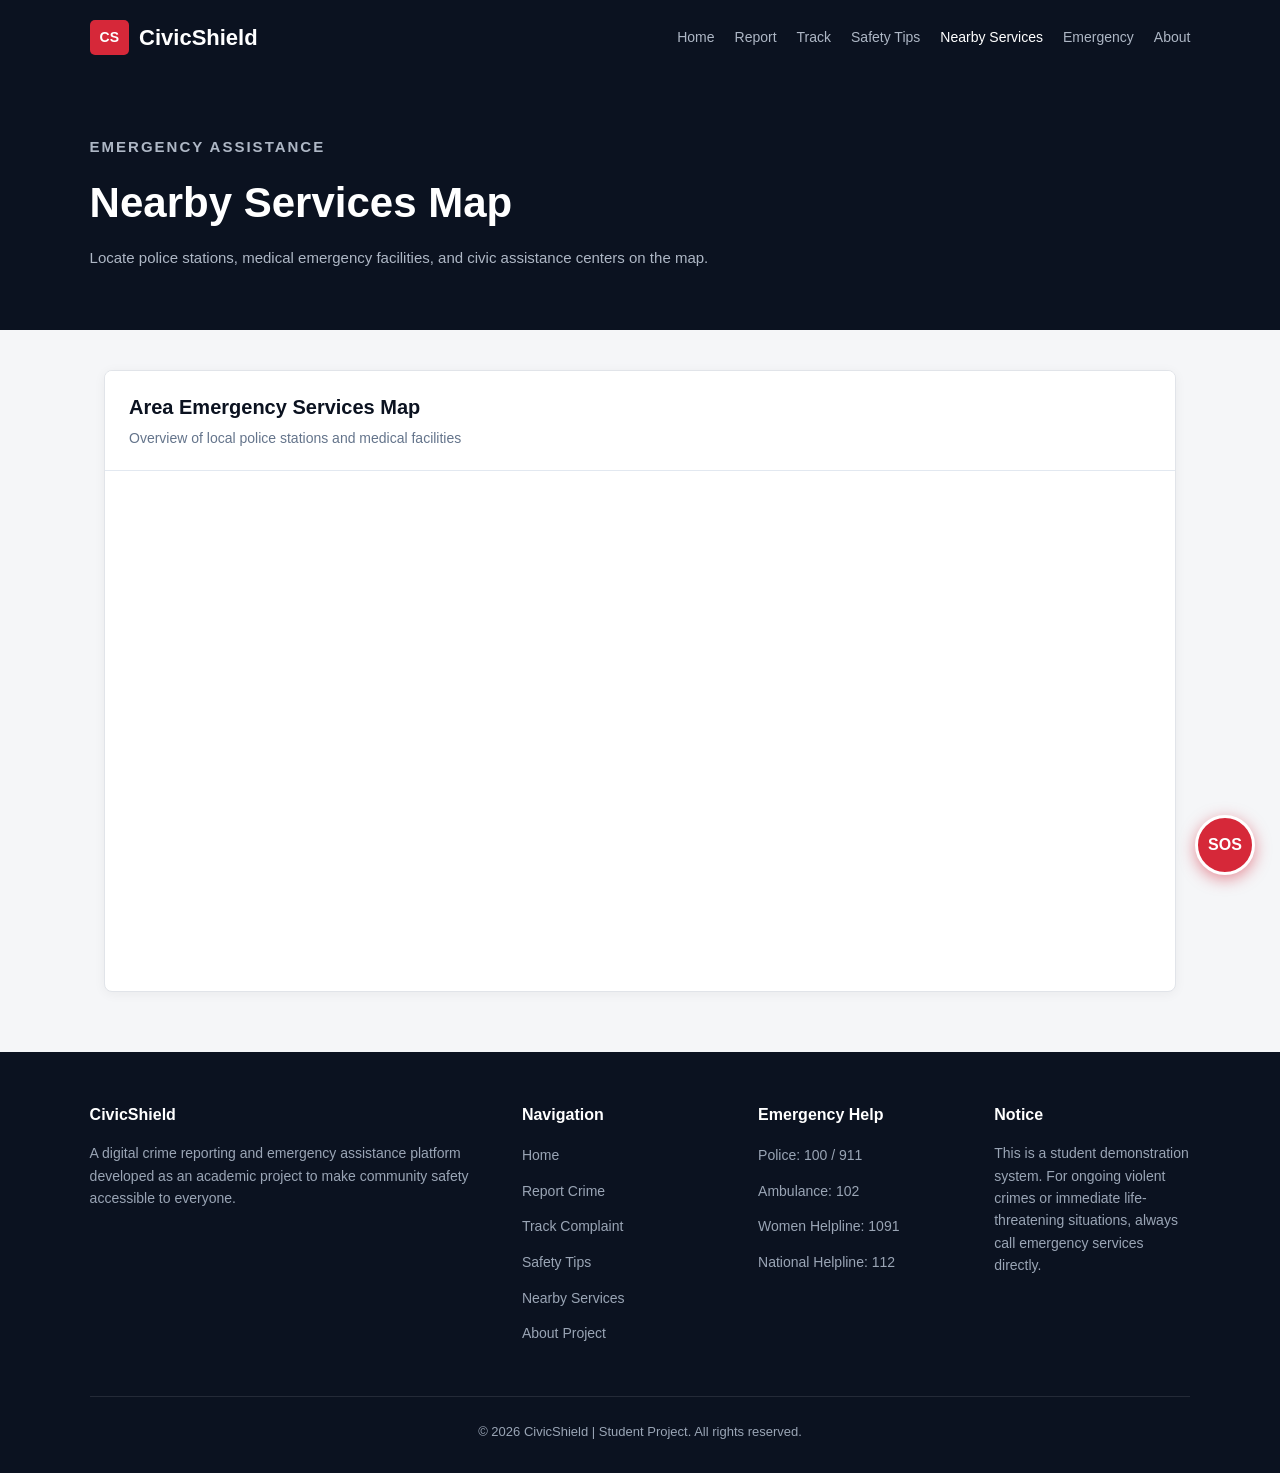
<file: nearby-services.html>
<!DOCTYPE html>
<html lang="en">

<head>
    <meta charset="UTF-8">
    <meta name="viewport" content="width=device-width, initial-scale=1.0">
    <title>Nearby Services | CivicShield</title>

    <style>
        /* ==========================================
           BASIC RESET & STYLES (MATCH CIVICSHIELD THEME)
           ========================================== */
        * {
            margin: 0;
            padding: 0;
            box-sizing: border-box;
            font-family: Arial, sans-serif;
        }

        body {
            background-color: #f5f6f8;
            color: #111827;
            line-height: 1.6;
        }

        a {
            text-decoration: none;
            color: inherit;
        }

        /* FLOATING SOS BUTTON ON EVERY PAGE */
        .floating-sos {
            position: fixed;
            bottom: 25px;
            right: 25px;
            width: 60px;
            height: 60px;
            background-color: #d62839;
            color: #ffffff;
            border-radius: 50%;
            display: flex;
            align-items: center;
            justify-content: center;
            font-size: 16px;
            font-weight: 800;
            border: 3px solid #ffffff;
            box-shadow: 0 4px 15px rgba(214, 40, 57, 0.5);
            z-index: 999;
            transition: transform 0.2s, background-color 0.2s;
        }

        .floating-sos:hover {
            background-color: #b91c2c;
            transform: scale(1.08);
        }

        /* NAVBAR */
        .navbar {
            height: 75px;
            background-color: #0b1220;
            color: #ffffff;
            display: flex;
            align-items: center;
            justify-content: space-between;
            padding: 0 7%;
            position: sticky;
            top: 0;
            z-index: 1000;
        }

        .logo {
            font-size: 22px;
            font-weight: bold;
            display: flex;
            align-items: center;
            gap: 10px;
            color: #ffffff;
        }

        .logo-box {
            background-color: #d62839;
            color: #ffffff;
            padding: 6px 10px;
            border-radius: 5px;
            font-size: 14px;
        }

        .nav-links {
            display: flex;
            align-items: center;
            gap: 20px;
        }

        .nav-links a {
            color: #aeb7c5;
            font-size: 14px;
            transition: 0.3s;
        }

        .nav-links a:hover,
        .nav-links a.active {
            color: white;
        }

        /* Hamburger button for mobile */
        .hamburger {
            display: none;
            flex-direction: column;
            gap: 5px;
            background: none;
            border: none;
            cursor: pointer;
        }

        .hamburger span {
            display: block;
            width: 25px;
            height: 3px;
            background-color: #ffffff;
            border-radius: 2px;
        }

        /* HEADER / HERO */
        .header {
            background: #0b1220;
            color: white;
            padding: 60px 7%;
        }

        .red-title {
            color: #e63946;
            font-size: 12px;
            font-weight: bold;
            letter-spacing: 2px;
            text-transform: uppercase;
        }

        .header h1 {
            font-size: 42px;
            margin: 10px 0;
        }

        .header p {
            color: #aeb7c5;
            max-width: 650px;
            font-size: 15px;
        }

        /* MAIN SERVICES CONTAINER */
        .services-wrapper {
            max-width: 1200px;
            margin: 40px auto;
            padding: 0 5%;
        }

        /* MAP CARD */
        .map-card {
            background: #ffffff;
            border: 1px solid #e1e4e9;
            border-radius: 8px;
            overflow: hidden;
            box-shadow: 0 2px 12px rgba(0, 0, 0, 0.05);
            margin-bottom: 40px;
        }

        .map-header {
            padding: 20px 24px;
            background: #ffffff;
            border-bottom: 1px solid #e2e8f0;
        }

        .map-header h2 {
            font-size: 20px;
            color: #0b1220;
            margin-bottom: 4px;
        }

        .map-header p {
            font-size: 14px;
            color: #64748b;
        }

        .simple-map-frame {
            width: 100%;
            height: 520px;
            border: 0;
            display: block;
        }

        /* FOOTER */
        footer {
            background: #0b1220;
            color: #9aa5b5;
            padding: 50px 7% 30px 7%;
            margin-top: 60px;
        }

        .footer-grid {
            display: grid;
            grid-template-columns: 2fr 1fr 1fr 1fr;
            gap: 40px;
            margin-bottom: 40px;
        }

        .footer-col h4 {
            color: white;
            margin-bottom: 15px;
            font-size: 16px;
        }

        .footer-col p {
            font-size: 14px;
            line-height: 1.6;
        }

        .footer-col ul {
            list-style: none;
        }

        .footer-col ul li {
            margin-bottom: 10px;
        }

        .footer-col ul li a {
            color: #9aa5b5;
            font-size: 14px;
            transition: 0.3s;
        }

        .footer-col ul li a:hover {
            color: white;
        }

        .copyright {
            text-align: center;
            border-top: 1px solid rgba(255, 255, 255, 0.1);
            padding-top: 25px;
            font-size: 13px;
        }

        /* RESPONSIVE MEDIA QUERIES */
        @media (max-width: 992px) {
            .footer-grid {
                grid-template-columns: 1fr 1fr;
            }
        }

        @media (max-width: 768px) {
            .navbar {
                padding: 0 5%;
            }

            .hamburger {
                display: flex;
            }

            .nav-links {
                position: absolute;
                top: 75px;
                left: 0;
                width: 100%;
                background-color: #0b1220;
                flex-direction: column;
                align-items: flex-start;
                padding: 20px 5%;
                gap: 15px;
                display: none;
                border-bottom: 2px solid #d62839;
            }

            .nav-links.active {
                display: flex;
            }

            .nav-links a {
                width: 100%;
                padding: 6px 0;
                font-size: 16px;
            }

            .header {
                padding: 40px 5%;
            }

            .header h1 {
                font-size: 30px;
            }

            .services-wrapper {
                padding: 0 4%;
            }

            .simple-map-frame {
                height: 380px;
            }

            .footer-grid {
                grid-template-columns: 1fr;
            }
        }
    </style>
</head>

<body>

    <!-- FLOATING SOS BUTTON ON EVERY PAGE -->
    <a href="emergency.html" class="floating-sos" title="Emergency SOS - Click for Immediate Help">
        SOS
    </a>

    <!-- NAVBAR -->
    <header class="navbar">
        <a href="index.html" class="logo">
            <span class="logo-box">CS</span>
            CivicShield
        </a>

        <button class="hamburger" onclick="toggleMenu()" aria-label="Toggle menu">
            <span></span>
            <span></span>
            <span></span>
        </button>

        <nav class="nav-links" id="nav-links">
            <a href="index.html">Home</a>
            <a href="report.html">Report</a>
            <a href="track.html">Track</a>
            <a href="safety-tips.html">Safety Tips</a>
            <a href="nearby-services.html" class="active">Nearby Services</a>
            <a href="emergency.html">Emergency</a>
            <a href="about.html">About</a>
        </nav>
    </header>

    <!-- HEADER / HERO -->
    <section class="header">
        <p class="red-title">EMERGENCY ASSISTANCE</p>
        <h1>Nearby Services Map</h1>
        <p>
            Locate police stations, medical emergency facilities, and civic assistance centers on the map.
        </p>
    </section>

    <!-- MAIN SERVICES CONTAINER -->
    <main class="services-wrapper">

        <!-- SIMPLE MAP CARD -->
        <section class="map-card">
            <div class="map-header">
                <h2>Area Emergency Services Map</h2>
                <p>Overview of local police stations and medical facilities</p>
            </div>
            <iframe 
                class="simple-map-frame" 
                src="https://www.openstreetmap.org/export/embed.html?bbox=77.10%2C28.55%2C77.30%2C28.70&amp;layer=mapnik&amp;marker=28.6139%2C77.2090" 
                title="Nearby Services Map" 
                loading="lazy">
            </iframe>
        </section>

    </main>

    <!-- FOOTER -->
    <footer>
        <div class="footer-grid">
            <div class="footer-col">
                <h4>CivicShield</h4>
                <p>
                    A digital crime reporting and emergency assistance platform developed as an academic project to make community safety accessible to everyone.
                </p>
            </div>

            <div class="footer-col">
                <h4>Navigation</h4>
                <ul>
                    <li><a href="index.html">Home</a></li>
                    <li><a href="report.html">Report Crime</a></li>
                    <li><a href="track.html">Track Complaint</a></li>
                    <li><a href="safety-tips.html">Safety Tips</a></li>
                    <li><a href="nearby-services.html">Nearby Services</a></li>
                    <li><a href="about.html">About Project</a></li>
                </ul>
            </div>

            <div class="footer-col">
                <h4>Emergency Help</h4>
                <ul>
                    <li><a href="tel:100">Police: 100 / 911</a></li>
                    <li><a href="tel:102">Ambulance: 102</a></li>
                    <li><a href="tel:1091">Women Helpline: 1091</a></li>
                    <li><a href="tel:112">National Helpline: 112</a></li>
                </ul>
            </div>

            <div class="footer-col">
                <h4>Notice</h4>
                <p>
                    This is a student demonstration system. For ongoing violent crimes or immediate life-threatening situations, always call emergency services directly.
                </p>
            </div>
        </div>

        <p class="copyright">
            &copy; 2026 CivicShield | Student Project. All rights reserved.
        </p>
    </footer>

    <!-- BASIC JAVASCRIPT FOR MOBILE MENU -->
    <script>
        function toggleMenu() {
            var menu = document.getElementById("nav-links");
            menu.classList.toggle("active");
        }
    </script>
</body>

</html>
</file>
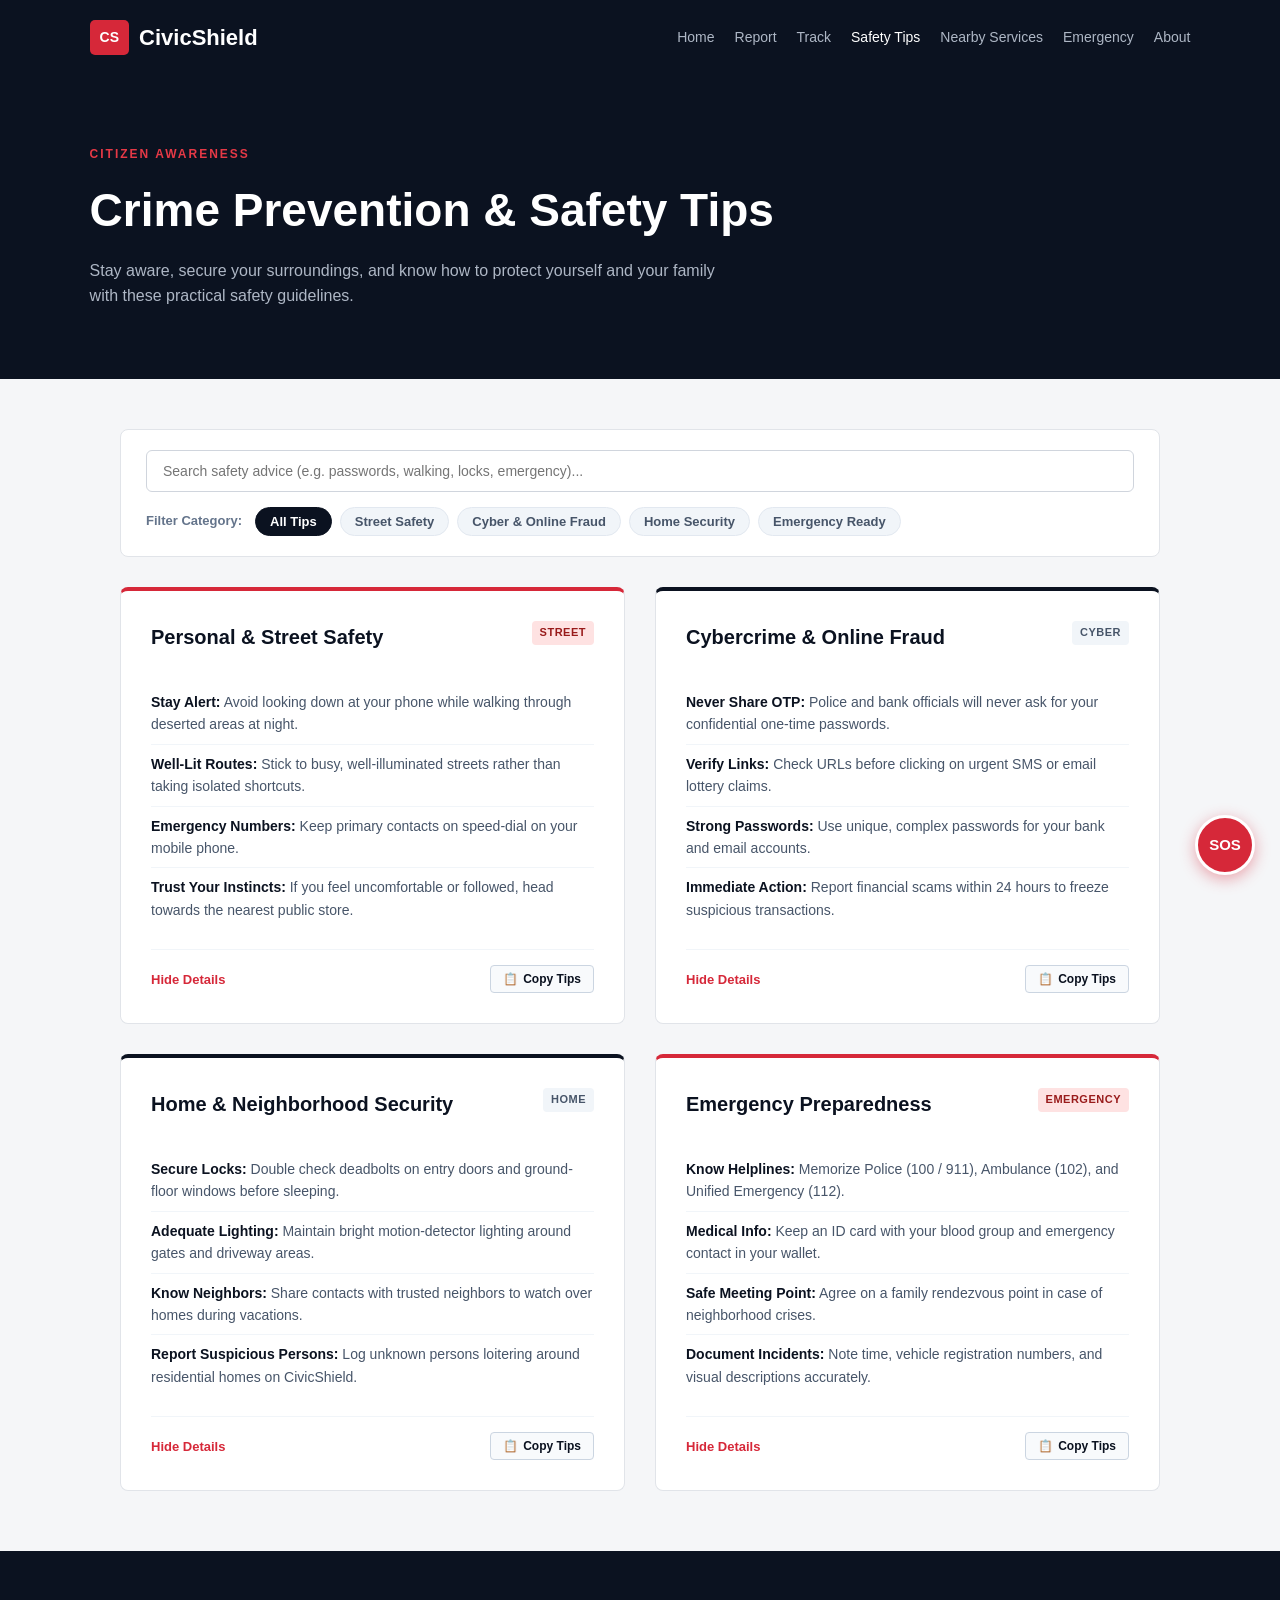
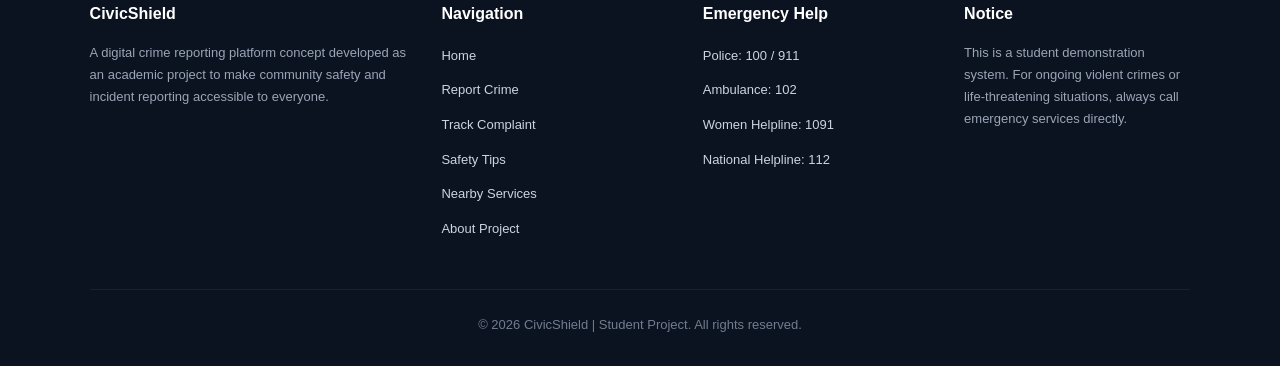
<file: safety-tips.html>
<!DOCTYPE html>
<html lang="en">

<head>
    <meta charset="UTF-8">
    <meta name="viewport" content="width=device-width, initial-scale=1.0">
    <title>Safety Tips | CivicShield</title>

    <style>
        * {
            margin: 0;
            padding: 0;
            box-sizing: border-box;
            font-family: Arial, sans-serif;
        }

        body {
            background: #f5f6f8;
            color: #111827;
            line-height: 1.6;
        }

        a {
            text-decoration: none;
            color: inherit;
        }

        /* NAVBAR */
        .navbar {
            height: 75px;
            background: #0b1220;
            color: white;
            display: flex;
            align-items: center;
            justify-content: space-between;
            padding: 0 7%;
            position: sticky;
            top: 0;
            z-index: 100;
        }

        .logo {
            font-size: 22px;
            font-weight: bold;
            display: flex;
            align-items: center;
            gap: 10px;
        }

        .logo-box {
            background: #d62839;
            padding: 6px 10px;
            border-radius: 5px;
            font-size: 14px;
        }

        .nav-links {
            display: flex;
            align-items: center;
            gap: 20px;
        }

        .nav-links a {
            color: #aeb7c5;
            font-size: 14px;
            transition: 0.3s;
        }

        .nav-links a:hover,
        .nav-links a.active {
            color: white;
        }

        .nav-sos {
            background: #d62839;
            color: white !important;
            padding: 7px 14px;
            border-radius: 4px;
            font-size: 13px;
            font-weight: bold;
            letter-spacing: 1px;
        }

        .nav-sos:hover {
            background: #b91c2c;
        }

        .nav-button {
            background: #d62839;
            color: white !important;
            padding: 9px 16px;
            border-radius: 5px;
            font-size: 14px;
            font-weight: bold;
        }

        .nav-button:hover {
            background: #b91c2c;
        }

        /* Hamburger button for mobile */
        .hamburger {
            display: none;
            flex-direction: column;
            gap: 5px;
            background: none;
            border: none;
            cursor: pointer;
        }

        .hamburger span {
            display: block;
            width: 25px;
            height: 3px;
            background-color: #ffffff;
            border-radius: 2px;
        }

        /* FLOATING SOS BUTTON */
        .floating-sos {
            position: fixed;
            bottom: 25px;
            right: 25px;
            width: 60px;
            height: 60px;
            background-color: #d62839;
            color: #ffffff;
            border-radius: 50%;
            display: flex;
            flex-direction: column;
            align-items: center;
            justify-content: center;
            font-size: 15px;
            font-weight: 800;
            border: 3px solid #ffffff;
            box-shadow: 0 4px 15px rgba(214, 40, 57, 0.4);
            z-index: 9999;
            transition: transform 0.2s, background-color 0.2s;
        }

        .floating-sos:hover {
            background-color: #b91c2c;
            transform: scale(1.08);
        }

        /* HEADER */
        .header {
            background: #0b1220;
            color: white;
            padding: 70px 7%;
        }

        .red-title {
            color: #e63946;
            font-size: 12px;
            font-weight: bold;
            letter-spacing: 2px;
        }

        .header h1 {
            font-size: 46px;
            margin: 10px 0;
        }

        .header p:last-child {
            color: #aeb7c5;
            max-width: 650px;
        }

        /* MAIN CONTENT */
        .main {
            max-width: 1100px;
            margin: 50px auto;
            padding: 0 30px;
        }

        /* SEARCH & FILTER CONTROLS */
        .tips-controls {
            background: #ffffff;
            border: 1px solid #e1e4e9;
            border-radius: 8px;
            padding: 20px 25px;
            margin-bottom: 30px;
            display: flex;
            flex-direction: column;
            gap: 15px;
        }

        .tips-search-wrap {
            display: flex;
            gap: 12px;
        }

        .tips-search-input {
            flex: 1;
            padding: 12px 16px;
            border: 1px solid #d0d5dd;
            border-radius: 6px;
            font-size: 14px;
        }

        .tips-search-input:focus {
            outline: none;
            border-color: #0b1220;
        }

        .tips-filter-tags {
            display: flex;
            align-items: center;
            flex-wrap: wrap;
            gap: 8px;
        }

        .tips-filter-tags span {
            font-size: 13px;
            font-weight: bold;
            color: #64748b;
            margin-right: 5px;
        }

        .filter-btn {
            background: #f1f5f9;
            color: #475569;
            border: 1px solid #e2e8f0;
            padding: 6px 14px;
            border-radius: 20px;
            font-size: 13px;
            cursor: pointer;
            font-weight: 600;
            transition: all 0.2s ease;
        }

        .filter-btn:hover {
            background: #e2e8f0;
            color: #0b1220;
        }

        .filter-btn.active {
            background: #0b1220;
            color: #ffffff;
            border-color: #0b1220;
        }

        .filter-btn.active-emergency {
            background: #d62839;
            color: #ffffff;
            border-color: #d62839;
        }

        .tips-grid {
            display: grid;
            grid-template-columns: repeat(2, 1fr);
            gap: 30px;
        }

        .tip-card {
            background: white;
            padding: 30px;
            border-radius: 8px;
            border: 1px solid #e1e4e9;
            border-top: 4px solid #0b1220;
            position: relative;
            display: flex;
            flex-direction: column;
            justify-content: space-between;
            transition: transform 0.2s, box-shadow 0.2s;
        }

        .tip-card:hover {
            transform: translateY(-2px);
            box-shadow: 0 8px 20px rgba(0, 0, 0, 0.05);
        }

        .tip-card.accent {
            border-top-color: #d62839;
        }

        .tip-card-header {
            display: flex;
            justify-content: space-between;
            align-items: flex-start;
            margin-bottom: 15px;
        }

        .tip-tag {
            font-size: 11px;
            font-weight: 800;
            text-transform: uppercase;
            letter-spacing: 0.5px;
            background: #f1f5f9;
            color: #475569;
            padding: 3px 8px;
            border-radius: 4px;
        }

        .tip-tag.tag-accent {
            background: #fee2e2;
            color: #991b1b;
        }

        .tip-actions {
            margin-top: 20px;
            padding-top: 15px;
            border-top: 1px solid #f1f5f9;
            display: flex;
            justify-content: space-between;
            align-items: center;
        }

        .copy-tip-btn {
            background: #f8fafc;
            border: 1px solid #cbd5e1;
            color: #0b1220;
            padding: 6px 12px;
            border-radius: 4px;
            font-size: 12px;
            font-weight: 600;
            cursor: pointer;
            transition: all 0.2s;
            display: inline-flex;
            align-items: center;
            gap: 5px;
        }

        .copy-tip-btn:hover {
            background: #0b1220;
            color: #ffffff;
            border-color: #0b1220;
        }

        .toggle-accordion-btn {
            background: none;
            border: none;
            color: #d62839;
            font-size: 13px;
            font-weight: 600;
            cursor: pointer;
            padding: 4px 0;
        }

        .no-tips-found {
            display: none;
            grid-column: 1 / -1;
            text-align: center;
            padding: 50px 20px;
            background: #ffffff;
            border: 1px solid #e1e4e9;
            border-radius: 8px;
        }

        /* Toast feedback */
        .toast-notify {
            position: fixed;
            bottom: 30px;
            left: 50%;
            transform: translateX(-50%) translateY(100px);
            background: #0b1220;
            color: #ffffff;
            padding: 12px 24px;
            border-radius: 30px;
            font-size: 14px;
            font-weight: bold;
            box-shadow: 0 8px 24px rgba(0, 0, 0, 0.25);
            border: 1px solid #d62839;
            z-index: 10000;
            opacity: 0;
            transition: all 0.3s ease;
            pointer-events: none;
        }

        .toast-notify.show {
            transform: translateX(-50%) translateY(0);
            opacity: 1;
        }

        .tip-card {
            background: white;
            padding: 30px;
            border-radius: 8px;
            border: 1px solid #e1e4e9;
            border-top: 4px solid #0b1220;
        }

        .tip-card.accent {
            border-top-color: #d62839;
        }

        .tip-card h3 {
            font-size: 20px;
            color: #0b1220;
            margin-bottom: 15px;
            display: flex;
            align-items: center;
            gap: 10px;
        }

        .tip-card ul {
            list-style: none;
        }

        .tip-card li {
            padding: 8px 0;
            color: #475569;
            font-size: 14px;
            border-bottom: 1px solid #f1f5f9;
        }

        .tip-card li:last-child {
            border-bottom: none;
        }

        .tip-card li strong {
            color: #0b1220;
        }

        /* FOOTER */
        footer {
            background: #0b1220;
            color: #9aa5b5;
            padding: 50px 7% 30px 7%;
            margin-top: 60px;
        }

        .footer-grid {
            display: grid;
            grid-template-columns: 1.4fr 1fr 1fr 1fr;
            gap: 35px;
            margin-bottom: 40px;
            text-align: left;
        }

        .footer-col h4 {
            color: #ffffff;
            font-size: 16px;
            margin-bottom: 15px;
        }

        .footer-col p {
            font-size: 13px;
            line-height: 1.7;
            color: #9aa5b5;
        }

        .footer-col ul {
            list-style: none;
        }

        .footer-col li {
            margin-bottom: 9px;
        }

        .footer-col a {
            color: #cbd5e1;
            font-size: 13px;
            transition: 0.2s;
        }

        .footer-col a:hover {
            color: #ffffff;
        }

        .copyright {
            font-size: 13px;
            color: #717d8e;
            border-top: 1px solid #162235;
            padding-top: 25px;
            text-align: center;
        }

        /* RESPONSIVE */
        @media(max-width: 900px) {
            .footer-grid {
                grid-template-columns: 1fr 1fr;
            }
        }

        @media(max-width: 768px) {
            .navbar {
                padding: 0 5%;
            }

            .hamburger {
                display: flex;
            }

            .nav-links {
                position: absolute;
                top: 75px;
                left: 0;
                width: 100%;
                background-color: #0b1220;
                flex-direction: column;
                align-items: flex-start;
                padding: 20px 5%;
                gap: 15px;
                display: none;
                border-bottom: 2px solid #d62839;
            }

            .nav-links.active {
                display: flex;
            }

            .nav-links a {
                width: 100%;
                padding: 6px 0;
                font-size: 16px;
            }

            .tips-grid {
                grid-template-columns: 1fr;
            }

            .footer-grid {
                grid-template-columns: 1fr;
            }

            .header {
                padding: 50px 5%;
            }

            .header h1 {
                font-size: 32px;
            }

            .main {
                padding: 0 5%;
            }
        }
    </style>
</head>

<body>

    <!-- FLOATING SOS BUTTON ON EVERY PAGE -->
    <a href="emergency.html" class="floating-sos" title="Emergency SOS - Click for Immediate Help">
        SOS
    </a>

    <!-- NAVBAR -->
    <header class="navbar">
        <a href="index.html" class="logo">
            <span class="logo-box">CS</span>
            CivicShield
        </a>

        <button class="hamburger" onclick="toggleMenu()" aria-label="Toggle menu">
            <span></span>
            <span></span>
            <span></span>
        </button>

        <nav class="nav-links" id="nav-links">
            <a href="index.html">Home</a>
            <a href="report.html">Report</a>
            <a href="track.html">Track</a>
            <a href="safety-tips.html" class="active">Safety Tips</a>
            <a href="nearby-services.html">Nearby Services</a>
            <a href="emergency.html">Emergency</a>
            <a href="about.html">About</a>
        </nav>
    </header>

    <!-- HEADER -->
    <section class="header">
        <p class="red-title">CITIZEN AWARENESS</p>
        <h1>Crime Prevention &amp; Safety Tips</h1>
        <p>
            Stay aware, secure your surroundings, and know how to protect yourself and your family with these practical safety guidelines.
        </p>
    </section>

    <!-- MAIN CONTENT -->
    <main class="main">
        <!-- TIPS INTERACTIVE SEARCH & CATEGORY BAR -->
        <div class="tips-controls">
            <div class="tips-search-wrap">
                <input type="text" id="tips-search-input" class="tips-search-input" placeholder="Search safety advice (e.g. passwords, walking, locks, emergency)..." autocomplete="off">
            </div>
            <div class="tips-filter-tags">
                <span>Filter Category:</span>
                <button type="button" class="filter-btn active" data-category="all" onclick="filterCategory('all', this)">All Tips</button>
                <button type="button" class="filter-btn" data-category="street" onclick="filterCategory('street', this)">Street Safety</button>
                <button type="button" class="filter-btn" data-category="cyber" onclick="filterCategory('cyber', this)">Cyber &amp; Online Fraud</button>
                <button type="button" class="filter-btn" data-category="home" onclick="filterCategory('home', this)">Home Security</button>
                <button type="button" class="filter-btn" data-category="emergency" onclick="filterCategory('emergency', this)">Emergency Ready</button>
            </div>
        </div>

        <div class="tips-grid" id="tips-grid">
            <!-- Tip 1: Personal Safety -->
            <div class="tip-card accent" data-category="street" data-title="Personal & Street Safety">
                <div class="tip-card-header">
                    <h3>Personal &amp; Street Safety</h3>
                    <span class="tip-tag tag-accent">Street</span>
                </div>
                <ul class="tip-list">
                    <li><strong>Stay Alert:</strong> Avoid looking down at your phone while walking through deserted areas at night.</li>
                    <li><strong>Well-Lit Routes:</strong> Stick to busy, well-illuminated streets rather than taking isolated shortcuts.</li>
                    <li><strong>Emergency Numbers:</strong> Keep primary contacts on speed-dial on your mobile phone.</li>
                    <li><strong>Trust Your Instincts:</strong> If you feel uncomfortable or followed, head towards the nearest public store.</li>
                </ul>
                <div class="tip-actions">
                    <button type="button" class="toggle-accordion-btn" onclick="toggleCardTips(this)">Hide Details</button>
                    <button type="button" class="copy-tip-btn" onclick="copyCardTips(this)">
                        <span>📋</span> Copy Tips
                    </button>
                </div>
            </div>

            <!-- Tip 2: Cyber Safety -->
            <div class="tip-card" data-category="cyber" data-title="Cybercrime & Online Fraud">
                <div class="tip-card-header">
                    <h3>Cybercrime &amp; Online Fraud</h3>
                    <span class="tip-tag">Cyber</span>
                </div>
                <ul class="tip-list">
                    <li><strong>Never Share OTP:</strong> Police and bank officials will never ask for your confidential one-time passwords.</li>
                    <li><strong>Verify Links:</strong> Check URLs before clicking on urgent SMS or email lottery claims.</li>
                    <li><strong>Strong Passwords:</strong> Use unique, complex passwords for your bank and email accounts.</li>
                    <li><strong>Immediate Action:</strong> Report financial scams within 24 hours to freeze suspicious transactions.</li>
                </ul>
                <div class="tip-actions">
                    <button type="button" class="toggle-accordion-btn" onclick="toggleCardTips(this)">Hide Details</button>
                    <button type="button" class="copy-tip-btn" onclick="copyCardTips(this)">
                        <span>📋</span> Copy Tips
                    </button>
                </div>
            </div>

            <!-- Tip 3: Home Security -->
            <div class="tip-card" data-category="home" data-title="Home & Neighborhood Security">
                <div class="tip-card-header">
                    <h3>Home &amp; Neighborhood Security</h3>
                    <span class="tip-tag">Home</span>
                </div>
                <ul class="tip-list">
                    <li><strong>Secure Locks:</strong> Double check deadbolts on entry doors and ground-floor windows before sleeping.</li>
                    <li><strong>Adequate Lighting:</strong> Maintain bright motion-detector lighting around gates and driveway areas.</li>
                    <li><strong>Know Neighbors:</strong> Share contacts with trusted neighbors to watch over homes during vacations.</li>
                    <li><strong>Report Suspicious Persons:</strong> Log unknown persons loitering around residential homes on CivicShield.</li>
                </ul>
                <div class="tip-actions">
                    <button type="button" class="toggle-accordion-btn" onclick="toggleCardTips(this)">Hide Details</button>
                    <button type="button" class="copy-tip-btn" onclick="copyCardTips(this)">
                        <span>📋</span> Copy Tips
                    </button>
                </div>
            </div>

            <!-- Tip 4: Emergency Readiness -->
            <div class="tip-card accent" data-category="emergency" data-title="Emergency Preparedness">
                <div class="tip-card-header">
                    <h3>Emergency Preparedness</h3>
                    <span class="tip-tag tag-accent">Emergency</span>
                </div>
                <ul class="tip-list">
                    <li><strong>Know Helplines:</strong> Memorize Police (100 / 911), Ambulance (102), and Unified Emergency (112).</li>
                    <li><strong>Medical Info:</strong> Keep an ID card with your blood group and emergency contact in your wallet.</li>
                    <li><strong>Safe Meeting Point:</strong> Agree on a family rendezvous point in case of neighborhood crises.</li>
                    <li><strong>Document Incidents:</strong> Note time, vehicle registration numbers, and visual descriptions accurately.</li>
                </ul>
                <div class="tip-actions">
                    <button type="button" class="toggle-accordion-btn" onclick="toggleCardTips(this)">Hide Details</button>
                    <button type="button" class="copy-tip-btn" onclick="copyCardTips(this)">
                        <span>📋</span> Copy Tips
                    </button>
                </div>
            </div>

            <!-- No results message -->
            <div class="no-tips-found" id="no-tips-msg">
                <div style="font-size: 32px; margin-bottom: 10px;">🔍</div>
                <h4 style="color: #0b1220; margin-bottom: 6px;">No Safety Tips Match Your Search</h4>
                <p style="color: #64748b; font-size: 14px; margin-bottom: 15px;">Try searching for different keywords or reset your category filters.</p>
                <button type="button" class="filter-btn active" onclick="resetFilters()">Reset All Filters</button>
            </div>
        </div>
    </main>

    <!-- EXPANDED SIMPLE FOOTER -->
    <footer>
        <div class="footer-grid">
            <div class="footer-col">
                <h4>CivicShield</h4>
                <p>
                    A digital crime reporting platform concept developed as an academic project to make community safety and incident reporting accessible to everyone.
                </p>
            </div>

            <div class="footer-col">
                <h4>Navigation</h4>
                <ul>
                    <li><a href="index.html">Home</a></li>
                    <li><a href="report.html">Report Crime</a></li>
                    <li><a href="track.html">Track Complaint</a></li>
                    <li><a href="safety-tips.html">Safety Tips</a></li>
                    <li><a href="nearby-services.html">Nearby Services</a></li>
                    <li><a href="about.html">About Project</a></li>
                </ul>
            </div>

            <div class="footer-col">
                <h4>Emergency Help</h4>
                <ul>
                    <li><a href="tel:100">Police: 100 / 911</a></li>
                    <li><a href="tel:102">Ambulance: 102</a></li>
                    <li><a href="tel:1091">Women Helpline: 1091</a></li>
                    <li><a href="tel:112">National Helpline: 112</a></li>
                </ul>
            </div>

            <div class="footer-col">
                <h4>Notice</h4>
                <p>
                    This is a student demonstration system. For ongoing violent crimes or life-threatening situations, always call emergency services directly.
                </p>
            </div>
        </div>

        <p class="copyright">
            &copy; 2026 CivicShield | Student Project. All rights reserved.
        </p>
    </footer>

    <!-- TOAST NOTIFICATION -->
    <div id="safety-toast" class="toast-notify">Safety tips copied to clipboard!</div>

    <!-- INTERMEDIATE JAVASCRIPT LOGIC -->
    <script>
        var currentCategory = "all";
        var toastTimeout = null;

        // Mobile menu toggle with outside click and escape key handling
        function toggleMenu() {
            var menu = document.getElementById("nav-links");
            menu.classList.toggle("active");
        }

        document.addEventListener("click", function (event) {
            var nav = document.getElementById("nav-links");
            var hamburger = document.querySelector(".hamburger");
            if (nav && nav.classList.contains("active")) {
                if (!nav.contains(event.target) && !hamburger.contains(event.target)) {
                    nav.classList.remove("active");
                }
            }
        });

        document.addEventListener("keydown", function (event) {
            if (event.key === "Escape") {
                var nav = document.getElementById("nav-links");
                if (nav) nav.classList.remove("active");
            }
        });

        // Category filter handler
        function filterCategory(category, buttonEl) {
            currentCategory = category;

            // Update active button state
            var buttons = document.querySelectorAll(".filter-btn");
            buttons.forEach(function (btn) {
                btn.classList.remove("active", "active-emergency");
            });

            if (buttonEl) {
                if (category === "emergency") {
                    buttonEl.classList.add("active-emergency");
                } else {
                    buttonEl.classList.add("active");
                }
            }

            applyFilters();
        }

        // Apply both search query and active category
        function applyFilters() {
            var searchInput = document.getElementById("tips-search-input");
            var query = searchInput ? searchInput.value.toLowerCase().trim() : "";
            var cards = document.querySelectorAll(".tip-card");
            var visibleCount = 0;

            cards.forEach(function (card) {
                var cardCat = card.getAttribute("data-category") || "";
                var cardText = card.innerText.toLowerCase();

                var matchesCat = (currentCategory === "all" || cardCat === currentCategory);
                var matchesSearch = (!query || cardText.indexOf(query) !== -1);

                if (matchesCat && matchesSearch) {
                    card.style.display = "flex";
                    visibleCount++;
                } else {
                    card.style.display = "none";
                }
            });

            var noTipsEl = document.getElementById("no-tips-msg");
            if (noTipsEl) {
                noTipsEl.style.display = visibleCount === 0 ? "block" : "none";
            }
        }

        // Reset all filters to default
        function resetFilters() {
            var searchInput = document.getElementById("tips-search-input");
            if (searchInput) searchInput.value = "";
            var allBtn = document.querySelector('.filter-btn[data-category="all"]');
            filterCategory("all", allBtn);
        }

        // Accordion toggle on individual card
        function toggleCardTips(btn) {
            var card = btn.closest(".tip-card");
            if (!card) return;
            var list = card.querySelector(".tip-list");
            if (!list) return;

            if (list.style.display === "none") {
                list.style.display = "block";
                btn.innerText = "Hide Details";
            } else {
                list.style.display = "none";
                btn.innerText = "Show Details";
            }
        }

        // Copy tips of a card to clipboard
        function copyCardTips(btn) {
            var card = btn.closest(".tip-card");
            if (!card) return;

            var title = card.querySelector("h3") ? card.querySelector("h3").innerText : "CivicShield Safety Tips";
            var items = card.querySelectorAll("li");
            var textLines = [title + " (CivicShield Safety Guidelines):"];

            items.forEach(function (li, idx) {
                textLines.push((idx + 1) + ". " + li.innerText);
            });

            var combinedText = textLines.join("\n");

            if (navigator.clipboard && navigator.clipboard.writeText) {
                navigator.clipboard.writeText(combinedText).then(function () {
                    showToast("Copied " + title + " to clipboard!");
                }).catch(function () {
                    fallbackCopy(combinedText);
                });
            } else {
                fallbackCopy(combinedText);
            }
        }

        function fallbackCopy(text) {
            var ta = document.createElement("textarea");
            ta.value = text;
            ta.style.position = "fixed";
            ta.style.opacity = "0";
            document.body.appendChild(ta);
            ta.select();
            try {
                document.execCommand("copy");
                showToast("Safety tips copied to clipboard!");
            } catch (err) {
                console.warn("Copy fallback failed:", err);
            }
            document.body.removeChild(ta);
        }

        function showToast(message) {
            var toast = document.getElementById("safety-toast");
            if (!toast) return;
            toast.innerText = message;
            toast.classList.add("show");

            if (toastTimeout) clearTimeout(toastTimeout);
            toastTimeout = setTimeout(function () {
                toast.classList.remove("show");
            }, 3000);
        }

        // Event listeners on search input
        document.addEventListener("DOMContentLoaded", function () {
            var searchInput = document.getElementById("tips-search-input");
            if (searchInput) {
                searchInput.addEventListener("input", applyFilters);
            }
        });
    </script>
</body>

</html>
</file>
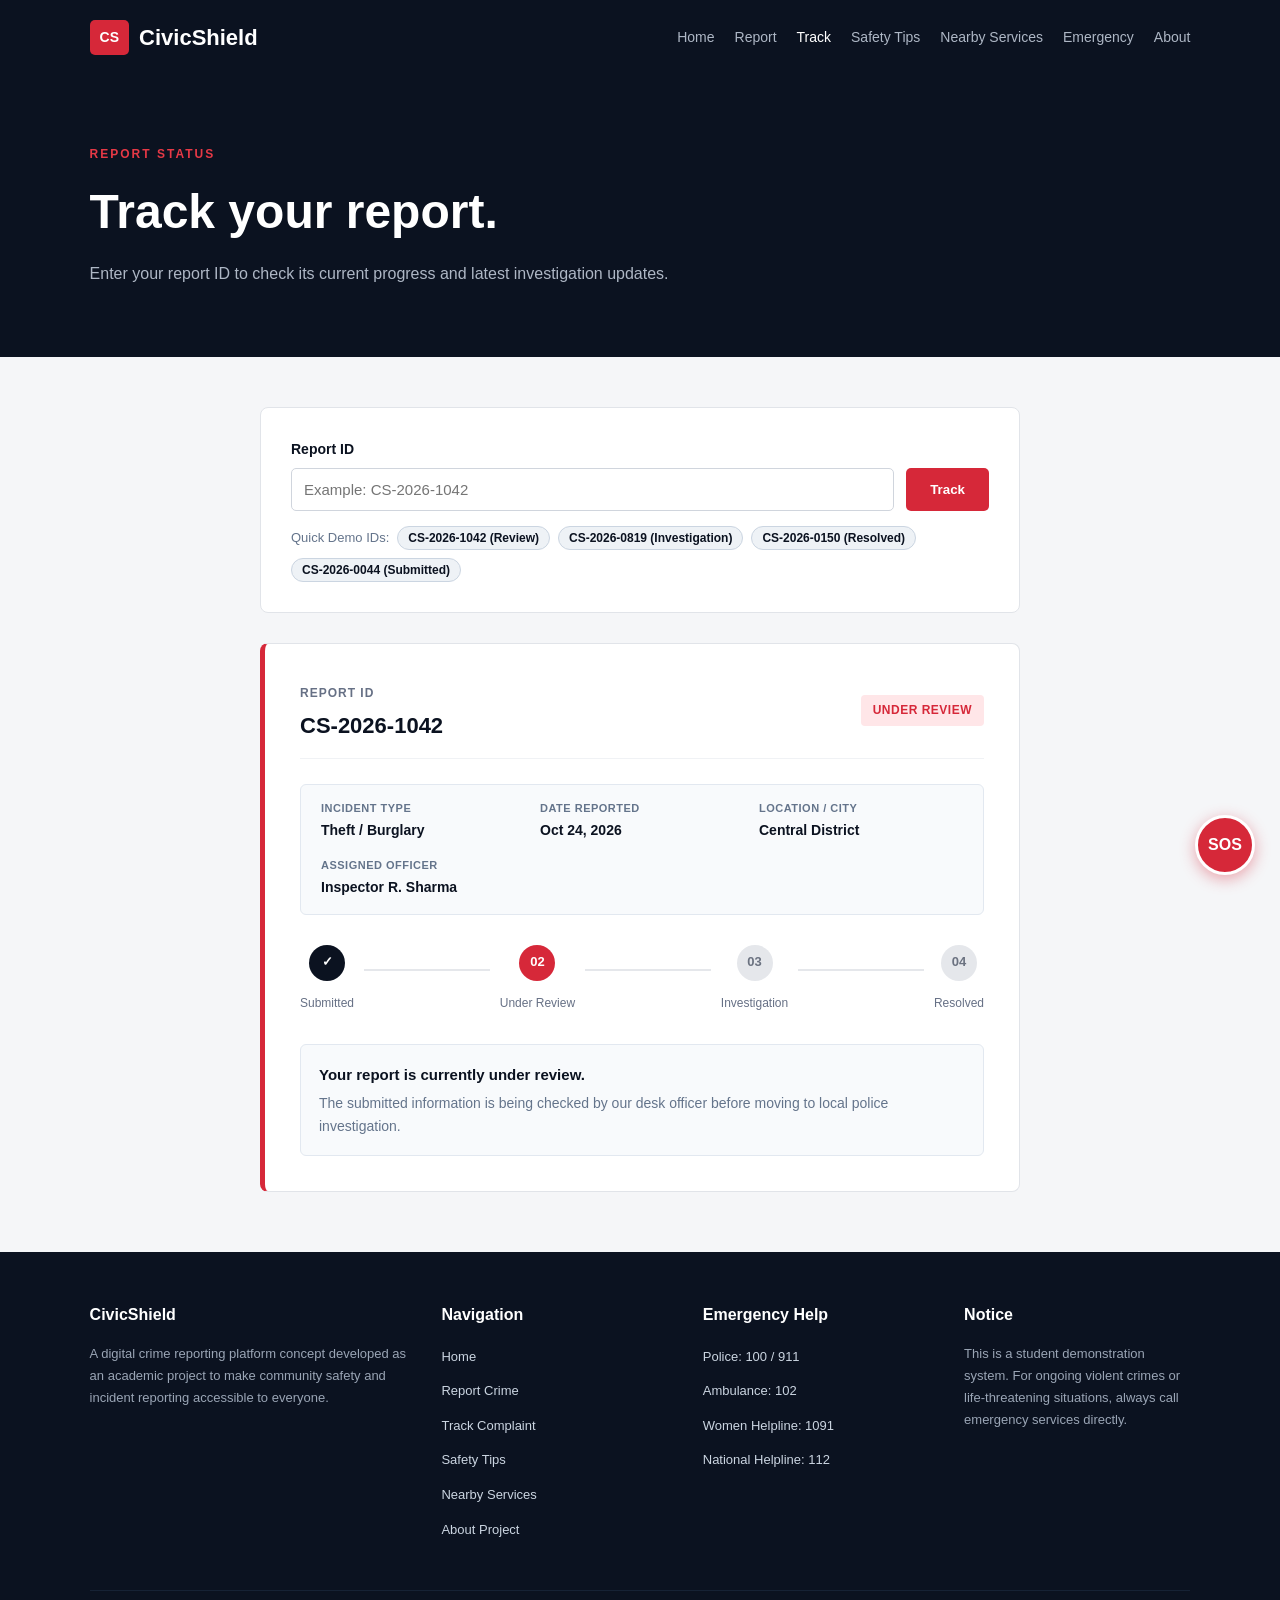
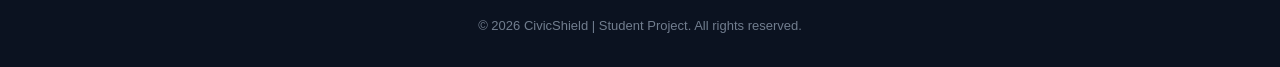
<file: track.html>
<!DOCTYPE html>
<html lang="en">

<head>
    <meta charset="UTF-8">
    <meta name="viewport" content="width=device-width, initial-scale=1.0">
    <title>Track Report | CivicShield</title>

    <style>
        * {
            margin: 0;
            padding: 0;
            box-sizing: border-box;
            font-family: Arial, sans-serif;
        }

        body {
            background: #f5f6f8;
            color: #111827;
            line-height: 1.6;
        }

        a {
            text-decoration: none;
            color: inherit;
        }

        /* FLOATING SOS BUTTON */
        .floating-sos {
            position: fixed;
            bottom: 25px;
            right: 25px;
            width: 60px;
            height: 60px;
            background-color: #d62839;
            color: #ffffff;
            border-radius: 50%;
            display: flex;
            align-items: center;
            justify-content: center;
            font-size: 16px;
            font-weight: 800;
            border: 3px solid #ffffff;
            box-shadow: 0 4px 15px rgba(214, 40, 57, 0.4);
            z-index: 999;
            transition: transform 0.2s, background-color 0.2s;
        }

        .floating-sos:hover {
            background-color: #b91c2c;
            transform: scale(1.08);
        }

        /* NAVBAR */
        .navbar {
            height: 75px;
            background: #0b1220;
            color: white;
            display: flex;
            align-items: center;
            justify-content: space-between;
            padding: 0 7%;
            position: sticky;
            top: 0;
            z-index: 1000;
        }

        .logo {
            font-size: 22px;
            font-weight: bold;
            display: flex;
            align-items: center;
            gap: 10px;
        }

        .logo-box {
            background: #d62839;
            padding: 6px 10px;
            border-radius: 5px;
            font-size: 14px;
        }

        .nav-links {
            display: flex;
            align-items: center;
            gap: 20px;
        }

        .nav-links a {
            color: #aeb7c5;
            font-size: 14px;
            transition: 0.3s;
        }

        .nav-links a:hover,
        .nav-links a.active {
            color: white;
        }

        .nav-sos {
            background: #d62839;
            color: white !important;
            padding: 7px 14px;
            border-radius: 4px;
            font-size: 13px;
            font-weight: bold;
            letter-spacing: 1px;
        }

        .nav-sos:hover {
            background: #b91c2c;
        }

        .nav-button {
            background: #d62839;
            color: white !important;
            padding: 9px 16px;
            border-radius: 5px;
            font-size: 14px;
            font-weight: bold;
        }

        .nav-button:hover {
            background: #b91c2c;
        }

        /* Hamburger button for mobile */
        .hamburger {
            display: none;
            flex-direction: column;
            gap: 5px;
            background: none;
            border: none;
            cursor: pointer;
        }

        .hamburger span {
            display: block;
            width: 25px;
            height: 3px;
            background-color: #ffffff;
            border-radius: 2px;
        }

        /* HEADER */
        .header {
            background: #0b1220;
            color: white;
            padding: 70px 7%;
        }

        .red-title {
            color: #e63946;
            font-size: 12px;
            font-weight: bold;
            letter-spacing: 2px;
        }

        .header h1 {
            font-size: 48px;
            margin: 10px 0;
        }

        .header p:last-child {
            color: #aeb7c5;
            max-width: 600px;
        }

        /* MAIN CONTENT */
        .main {
            max-width: 800px;
            margin: 50px auto;
            padding: 0 20px;
        }

        .search-box {
            background: white;
            padding: 30px;
            border: 1px solid #e1e4e9;
            border-radius: 8px;
            margin-bottom: 30px;
        }

        .search-box label {
            display: block;
            font-size: 14px;
            font-weight: bold;
            margin-bottom: 8px;
            color: #0b1220;
        }

        .search {
            display: flex;
            gap: 12px;
        }

        .search input {
            flex: 1;
            padding: 12px;
            border: 1px solid #d0d5dd;
            border-radius: 5px;
            font-size: 15px;
        }

        .search input:focus {
            outline: none;
            border-color: #0b1220;
        }

        .search button {
            background: #d62839;
            color: white;
            border: none;
            padding: 12px 24px;
            border-radius: 5px;
            font-weight: bold;
            cursor: pointer;
            transition: 0.3s;
        }

        .search button:hover {
            background: #b91c2c;
        }

        /* Demo ID quick links */
        .sample-ids {
            margin-top: 15px;
            font-size: 13px;
            color: #64748b;
            display: flex;
            align-items: center;
            flex-wrap: wrap;
            gap: 8px;
        }

        .sample-chip {
            background: #eef2f6;
            color: #0b1220;
            padding: 4px 10px;
            border-radius: 20px;
            font-size: 12px;
            cursor: pointer;
            border: 1px solid #cbd5e1;
            font-weight: bold;
            transition: 0.2s;
        }

        .sample-chip:hover {
            background: #0b1220;
            color: #ffffff;
        }

        .track-error-msg {
            display: none;
            margin-top: 12px;
            padding: 10px 14px;
            background: #fee2e2;
            border: 1px solid #fca5a5;
            color: #991b1b;
            border-radius: 6px;
            font-size: 13px;
            font-weight: 500;
        }

        /* STATUS CARD */
        .status-card {
            background: white;
            padding: 35px;
            border: 1px solid #e1e4e9;
            border-radius: 8px;
            border-left: 5px solid #d62839;
            transition: 0.3s;
        }

        .status-top {
            display: flex;
            justify-content: space-between;
            align-items: center;
            border-bottom: 1px solid #f0f2f5;
            padding-bottom: 15px;
            margin-bottom: 25px;
        }

        .status-id {
            font-size: 12px;
            color: #667085;
            font-weight: bold;
            letter-spacing: 1px;
        }

        .status-top h3 {
            font-size: 22px;
            color: #0b1220;
            margin-top: 3px;
        }

        .status-badge {
            background: #ffe6e8;
            color: #d62839;
            padding: 6px 12px;
            border-radius: 4px;
            font-size: 12px;
            font-weight: bold;
            letter-spacing: 0.5px;
            text-transform: uppercase;
        }

        .status-badge.status-submitted {
            background: #e8f1fd;
            color: #1d6fd8;
        }

        .status-badge.status-review {
            background: #ffe6e8;
            color: #d62839;
        }

        .status-badge.status-investigation {
            background: #fff4de;
            color: #b57700;
        }

        .status-badge.status-resolved {
            background: #e6f9ed;
            color: #168a44;
        }

        /* Report Meta Grid */
        .report-meta-grid {
            display: grid;
            grid-template-columns: repeat(auto-fit, minmax(160px, 1fr));
            gap: 15px;
            background: #f8fafc;
            border: 1px solid #e2e8f0;
            padding: 15px 20px;
            border-radius: 6px;
            margin-bottom: 25px;
        }

        .meta-item-label {
            font-size: 11px;
            color: #64748b;
            text-transform: uppercase;
            font-weight: bold;
            letter-spacing: 0.5px;
        }

        .meta-item-val {
            font-size: 14px;
            color: #0b1220;
            font-weight: 600;
            margin-top: 2px;
        }

        /* TIMELINE */
        .timeline {
            display: flex;
            justify-content: space-between;
            align-items: center;
            margin: 30px 0;
        }

        .step {
            text-align: center;
        }

        .circle {
            width: 36px;
            height: 36px;
            border-radius: 50%;
            background: #e5e7eb;
            color: #6b7280;
            display: flex;
            align-items: center;
            justify-content: center;
            font-size: 13px;
            font-weight: bold;
            margin: 0 auto 8px auto;
        }

        .step.done .circle {
            background: #0b1220;
            color: white;
        }

        .step.current .circle {
            background: #d62839;
            color: white;
        }

        .step span {
            font-size: 12px;
            color: #667085;
            font-weight: 500;
        }

        .line {
            flex: 1;
            height: 2px;
            background: #e5e7eb;
            margin: 0 10px 20px 10px;
        }

        .message {
            background: #f8fafc;
            border: 1px solid #e2e8f0;
            padding: 18px;
            border-radius: 6px;
            margin-top: 20px;
        }

        .message strong {
            display: block;
            color: #0b1220;
            margin-bottom: 5px;
            font-size: 15px;
        }

        .message p {
            color: #64748b;
            font-size: 14px;
        }

        /* FOOTER */
        footer {
            background: #0b1220;
            color: #9aa5b5;
            padding: 50px 7% 30px 7%;
            margin-top: 60px;
        }

        .footer-grid {
            display: grid;
            grid-template-columns: 1.4fr 1fr 1fr 1fr;
            gap: 35px;
            margin-bottom: 40px;
            text-align: left;
        }

        .footer-col h4 {
            color: #ffffff;
            font-size: 16px;
            margin-bottom: 15px;
        }

        .footer-col p {
            font-size: 13px;
            line-height: 1.7;
            color: #9aa5b5;
        }

        .footer-col ul {
            list-style: none;
        }

        .footer-col li {
            margin-bottom: 9px;
        }

        .footer-col a {
            color: #cbd5e1;
            font-size: 13px;
            transition: 0.2s;
        }

        .footer-col a:hover {
            color: #ffffff;
        }

        .copyright {
            font-size: 13px;
            color: #717d8e;
            border-top: 1px solid #162235;
            padding-top: 25px;
            text-align: center;
        }

        /* RESPONSIVE */
        @media(max-width: 900px) {
            .footer-grid {
                grid-template-columns: 1fr 1fr;
            }
        }

        @media(max-width: 768px) {
            .navbar {
                padding: 0 5%;
            }

            .hamburger {
                display: flex;
            }

            .nav-links {
                position: absolute;
                top: 75px;
                left: 0;
                width: 100%;
                background-color: #0b1220;
                flex-direction: column;
                align-items: flex-start;
                padding: 20px 5%;
                gap: 15px;
                display: none;
                border-bottom: 2px solid #d62839;
            }

            .nav-links.active {
                display: flex;
            }

            .nav-links a {
                width: 100%;
                padding: 6px 0;
                font-size: 16px;
            }

            .header {
                padding: 50px 5%;
            }

            .header h1 {
                font-size: 34px;
            }

            .search {
                flex-direction: column;
            }

            .timeline {
                flex-direction: column;
                gap: 15px;
            }

            .line {
                display: none;
            }

            .footer-grid {
                grid-template-columns: 1fr;
            }
        }
    </style>
</head>

<body>

    <!-- FLOATING SOS BUTTON ON EVERY PAGE -->
    <a href="emergency.html" class="floating-sos" title="Emergency SOS - Click for Immediate Help">
        SOS
    </a>

    <!-- NAVBAR -->
    <header class="navbar">
        <a href="index.html" class="logo">
            <span class="logo-box">CS</span>
            CivicShield
        </a>

        <button class="hamburger" onclick="toggleMenu()" aria-label="Toggle menu">
            <span></span>
            <span></span>
            <span></span>
        </button>

        <nav class="nav-links" id="nav-links">
            <a href="index.html">Home</a>
            <a href="report.html">Report</a>
            <a href="track.html" class="active">Track</a>
            <a href="safety-tips.html">Safety Tips</a>
            <a href="nearby-services.html">Nearby Services</a>
            <a href="emergency.html">Emergency</a>
            <a href="about.html">About</a>
        </nav>
    </header>

    <!-- HEADER -->
    <section class="header">
        <p class="red-title">REPORT STATUS</p>
        <h1>Track your report.</h1>
        <p>
            Enter your report ID to check its current progress and latest investigation updates.
        </p>
    </section>

    <!-- MAIN TRACK CONTENT -->
    <main class="main">
        <div class="search-box">
            <label for="track-input">Report ID</label>
            <div class="search">
                <input type="text" id="track-input" placeholder="Example: CS-2026-1042" autocomplete="off">
                <button type="button" id="track-btn" onclick="trackReport()">Track</button>
            </div>
            <div class="sample-ids">
                <span>Quick Demo IDs:</span>
                <button type="button" class="sample-chip" onclick="quickFill('CS-2026-1042')">CS-2026-1042 (Review)</button>
                <button type="button" class="sample-chip" onclick="quickFill('CS-2026-0819')">CS-2026-0819 (Investigation)</button>
                <button type="button" class="sample-chip" onclick="quickFill('CS-2026-0150')">CS-2026-0150 (Resolved)</button>
                <button type="button" class="sample-chip" onclick="quickFill('CS-2026-0044')">CS-2026-0044 (Submitted)</button>
            </div>
            <div id="track-error" class="track-error-msg"></div>
        </div>

        <!-- FOUND REPORT CARD -->
        <div class="status-card" id="status-display">
            <div class="status-top">
                <div>
                    <span class="status-id">REPORT ID</span>
                    <h3 id="display-id">CS-2026-1042</h3>
                </div>
                <span class="status-badge status-review" id="display-status">UNDER REVIEW</span>
            </div>

            <!-- Report Details Summary -->
            <div class="report-meta-grid" id="report-meta">
                <div>
                    <div class="meta-item-label">Incident Type</div>
                    <div class="meta-item-val" id="meta-type">Theft / Burglary</div>
                </div>
                <div>
                    <div class="meta-item-label">Date Reported</div>
                    <div class="meta-item-val" id="meta-date">Oct 24, 2026</div>
                </div>
                <div>
                    <div class="meta-item-label">Location / City</div>
                    <div class="meta-item-val" id="meta-location">Central District</div>
                </div>
                <div>
                    <div class="meta-item-label">Assigned Officer</div>
                    <div class="meta-item-val" id="meta-officer">Inspector R. Sharma</div>
                </div>
            </div>

            <div class="timeline" id="status-timeline">
                <div class="step done" id="step-1">
                    <div class="circle">&check;</div>
                    <span>Submitted</span>
                </div>
                <div class="line" id="line-1"></div>
                <div class="step current" id="step-2">
                    <div class="circle">02</div>
                    <span>Under Review</span>
                </div>
                <div class="line" id="line-2"></div>
                <div class="step" id="step-3">
                    <div class="circle">03</div>
                    <span>Investigation</span>
                </div>
                <div class="line" id="line-3"></div>
                <div class="step" id="step-4">
                    <div class="circle">04</div>
                    <span>Resolved</span>
                </div>
            </div>

            <div class="message">
                <strong id="display-title">Your report is currently under review.</strong>
                <p id="display-desc">
                    The submitted information is being checked by our desk officer before moving to local police investigation.
                </p>
            </div>
        </div>

        <!-- NOT FOUND CARD (Initially Hidden) -->
        <div class="status-card" id="not-found-card" style="display: none; border-left-color: #ef4444; text-align: center; padding: 40px 20px;">
            <div style="font-size: 40px; margin-bottom: 10px;">🔍</div>
            <h3 style="color: #0b1220; margin-bottom: 8px;">Report Not Found</h3>
            <p id="not-found-desc" style="color: #64748b; max-width: 500px; margin: 0 auto 20px auto; font-size: 14px;">
                We could not find any active report matching the ID you provided.
            </p>
            <div style="display: flex; gap: 10px; justify-content: center; flex-wrap: wrap;">
                <button type="button" class="sample-chip" onclick="quickFill('CS-2026-1042')">Try Sample Report (CS-2026-1042)</button>
                <a href="report.html" style="display: inline-block; background: #d62839; color: white; padding: 8px 16px; border-radius: 5px; font-size: 13px; font-weight: bold;">File New Report</a>
            </div>
        </div>
    </main>

    <!-- EXPANDED SIMPLE FOOTER -->
    <footer>
        <div class="footer-grid">
            <div class="footer-col">
                <h4>CivicShield</h4>
                <p>
                    A digital crime reporting platform concept developed as an academic project to make community safety and incident reporting accessible to everyone.
                </p>
            </div>

            <div class="footer-col">
                <h4>Navigation</h4>
                <ul>
                    <li><a href="index.html">Home</a></li>
                    <li><a href="report.html">Report Crime</a></li>
                    <li><a href="track.html">Track Complaint</a></li>
                    <li><a href="safety-tips.html">Safety Tips</a></li>
                    <li><a href="nearby-services.html">Nearby Services</a></li>
                    <li><a href="about.html">About Project</a></li>
                </ul>
            </div>

            <div class="footer-col">
                <h4>Emergency Help</h4>
                <ul>
                    <li><a href="tel:100">Police: 100 / 911</a></li>
                    <li><a href="tel:102">Ambulance: 102</a></li>
                    <li><a href="tel:1091">Women Helpline: 1091</a></li>
                    <li><a href="tel:112">National Helpline: 112</a></li>
                </ul>
            </div>

            <div class="footer-col">
                <h4>Notice</h4>
                <p>
                    This is a student demonstration system. For ongoing violent crimes or life-threatening situations, always call emergency services directly.
                </p>
            </div>
        </div>

        <p class="copyright">
            &copy; 2026 CivicShield | Student Project. All rights reserved.
        </p>
    </footer>

    <!-- INTERMEDIATE JAVASCRIPT LOGIC -->
    <script>
        // Sample in-memory reports database for demo / testing
        var sampleDatabase = {
            "CS-2026-1042": {
                id: "CS-2026-1042",
                statusText: "UNDER REVIEW",
                statusCode: "review",
                stepIndex: 2,
                crimeType: "Theft / Burglary",
                date: "Oct 24, 2026",
                location: "Central District, Block 4",
                officer: "Inspector R. Sharma (Desk Triage)",
                title: "Your report is currently under review.",
                desc: "The submitted information is being checked by our desk officer before moving to the local police investigation division."
            },
            "CS-2026-0819": {
                id: "CS-2026-0819",
                statusText: "INSPECTION & INVESTIGATION",
                statusCode: "investigation",
                stepIndex: 3,
                crimeType: "Cyber Fraud / Phishing",
                date: "Oct 21, 2026",
                location: "Cyber Crime Cell - Unit 3",
                officer: "Sub-Inspector V. Kulkarni",
                title: "Active investigation underway.",
                desc: "Assigned to the Cyber Investigation Cell. Banking transaction logs and IP traces are actively being analyzed."
            },
            "CS-2026-0150": {
                id: "CS-2026-0150",
                statusText: "RESOLVED",
                statusCode: "resolved",
                stepIndex: 4,
                crimeType: "Vehicle Theft",
                date: "Oct 15, 2026",
                location: "North Precinct",
                officer: "Inspector A. Verma",
                title: "Case successfully resolved & closed.",
                desc: "The recovered vehicle was matched with registration records and handed over to the owner. Final closing report filed."
            },
            "CS-2026-0044": {
                id: "CS-2026-0044",
                statusText: "SUBMITTED",
                statusCode: "submitted",
                stepIndex: 1,
                crimeType: "Public Disturbance",
                date: "Today",
                location: "East Station Patrol",
                officer: "Duty Officer Triage",
                title: "Report received in system.",
                desc: "Your report has been logged and assigned an incident queue priority. You will receive an SMS update once assigned."
            }
        };

        // Mobile menu toggle with outside click and escape key handling
        function toggleMenu() {
            var menu = document.getElementById("nav-links");
            menu.classList.toggle("active");
        }

        document.addEventListener("click", function (event) {
            var nav = document.getElementById("nav-links");
            var hamburger = document.querySelector(".hamburger");
            if (nav && nav.classList.contains("active")) {
                if (!nav.contains(event.target) && !hamburger.contains(event.target)) {
                    nav.classList.remove("active");
                }
            }
        });

        document.addEventListener("keydown", function (event) {
            if (event.key === "Escape") {
                var nav = document.getElementById("nav-links");
                if (nav) nav.classList.remove("active");
            }
        });

        // Quick fill sample ID
        function quickFill(reportId) {
            var input = document.getElementById("track-input");
            if (input) {
                input.value = reportId;
                trackReport();
            }
        }

        // Update visual step progress (1..4)
        function updateTimeline(stepNumber) {
            for (var i = 1; i <= 4; i++) {
                var stepEl = document.getElementById("step-" + i);
                if (!stepEl) continue;

                var circle = stepEl.querySelector(".circle");
                stepEl.classList.remove("done", "current");

                if (i < stepNumber) {
                    stepEl.classList.add("done");
                    if (circle) circle.innerHTML = "&check;";
                } else if (i === stepNumber) {
                    stepEl.classList.add("current");
                    if (circle) circle.innerText = "0" + i;
                } else {
                    if (circle) circle.innerText = "0" + i;
                }
            }
        }

        // Show/hide error helper
        function showError(msg) {
            var errEl = document.getElementById("track-error");
            if (errEl) {
                if (msg) {
                    errEl.innerText = msg;
                    errEl.style.display = "block";
                } else {
                    errEl.style.display = "none";
                    errEl.innerText = "";
                }
            }
        }

        // Find report in sample demo database
        function findReport(queryId) {
            var normalizedId = queryId.trim().toUpperCase();
            if (sampleDatabase[normalizedId]) {
                return sampleDatabase[normalizedId];
            }
            return null;
        }

        // Main tracking function
        function trackReport() {
            showError("");
            var input = document.getElementById("track-input");
            var query = input ? input.value.trim() : "";

            if (!query) {
                showError("Please enter a valid Report ID (e.g. CS-2026-1042).");
                if (input) input.focus();
                return;
            }

            // Sanitized ID check
            var cleanId = query.toUpperCase();
            var statusDisplay = document.getElementById("status-display");
            var notFoundCard = document.getElementById("not-found-card");

            var reportData = findReport(cleanId);

            if (reportData) {
                // Populate display card
                document.getElementById("display-id").innerText = reportData.id;
                var badge = document.getElementById("display-status");
                badge.innerText = reportData.statusText;
                badge.className = "status-badge status-" + (reportData.statusCode || "review");

                document.getElementById("meta-type").innerText = reportData.crimeType;
                document.getElementById("meta-date").innerText = reportData.date;
                document.getElementById("meta-location").innerText = reportData.location;
                document.getElementById("meta-officer").innerText = reportData.officer;

                document.getElementById("display-title").innerText = reportData.title;
                document.getElementById("display-desc").innerText = reportData.desc;

                updateTimeline(reportData.stepIndex || 2);

                if (statusDisplay) statusDisplay.style.display = "block";
                if (notFoundCard) notFoundCard.style.display = "none";
            } else {
                // Report not found state
                if (statusDisplay) statusDisplay.style.display = "none";
                if (notFoundCard) {
                    var desc = document.getElementById("not-found-desc");
                    if (desc) {
                        desc.innerHTML = 'No report record found for <strong>"' + escapeHtml(cleanId) + '"</strong>. Please check your tracking number or try one of the demo IDs above.';
                    }
                    notFoundCard.style.display = "block";
                }
            }
        }

        function escapeHtml(text) {
            var map = { '&': '&amp;', '<': '&lt;', '>': '&gt;', '"': '&quot;', "'": '&#039;' };
            return text.replace(/[&<>"']/g, function(m) { return map[m]; });
        }

        // Initial setup on DOM ready: read URL query params & handle Enter key
        document.addEventListener("DOMContentLoaded", function () {
            var input = document.getElementById("track-input");
            if (input) {
                input.addEventListener("keydown", function (e) {
                    if (e.key === "Enter") {
                        e.preventDefault();
                        trackReport();
                    }
                });
            }

            // Check if ?id=CS-... was passed in URL query
            try {
                var params = new URLSearchParams(window.location.search);
                var idFromUrl = params.get("id");
                if (idFromUrl) {
                    if (input) input.value = idFromUrl.trim();
                    trackReport();
                }
            } catch (e) {
                console.error("URLSearchParams error:", e);
            }
        });
    </script>
</body>

</html>
</file>
